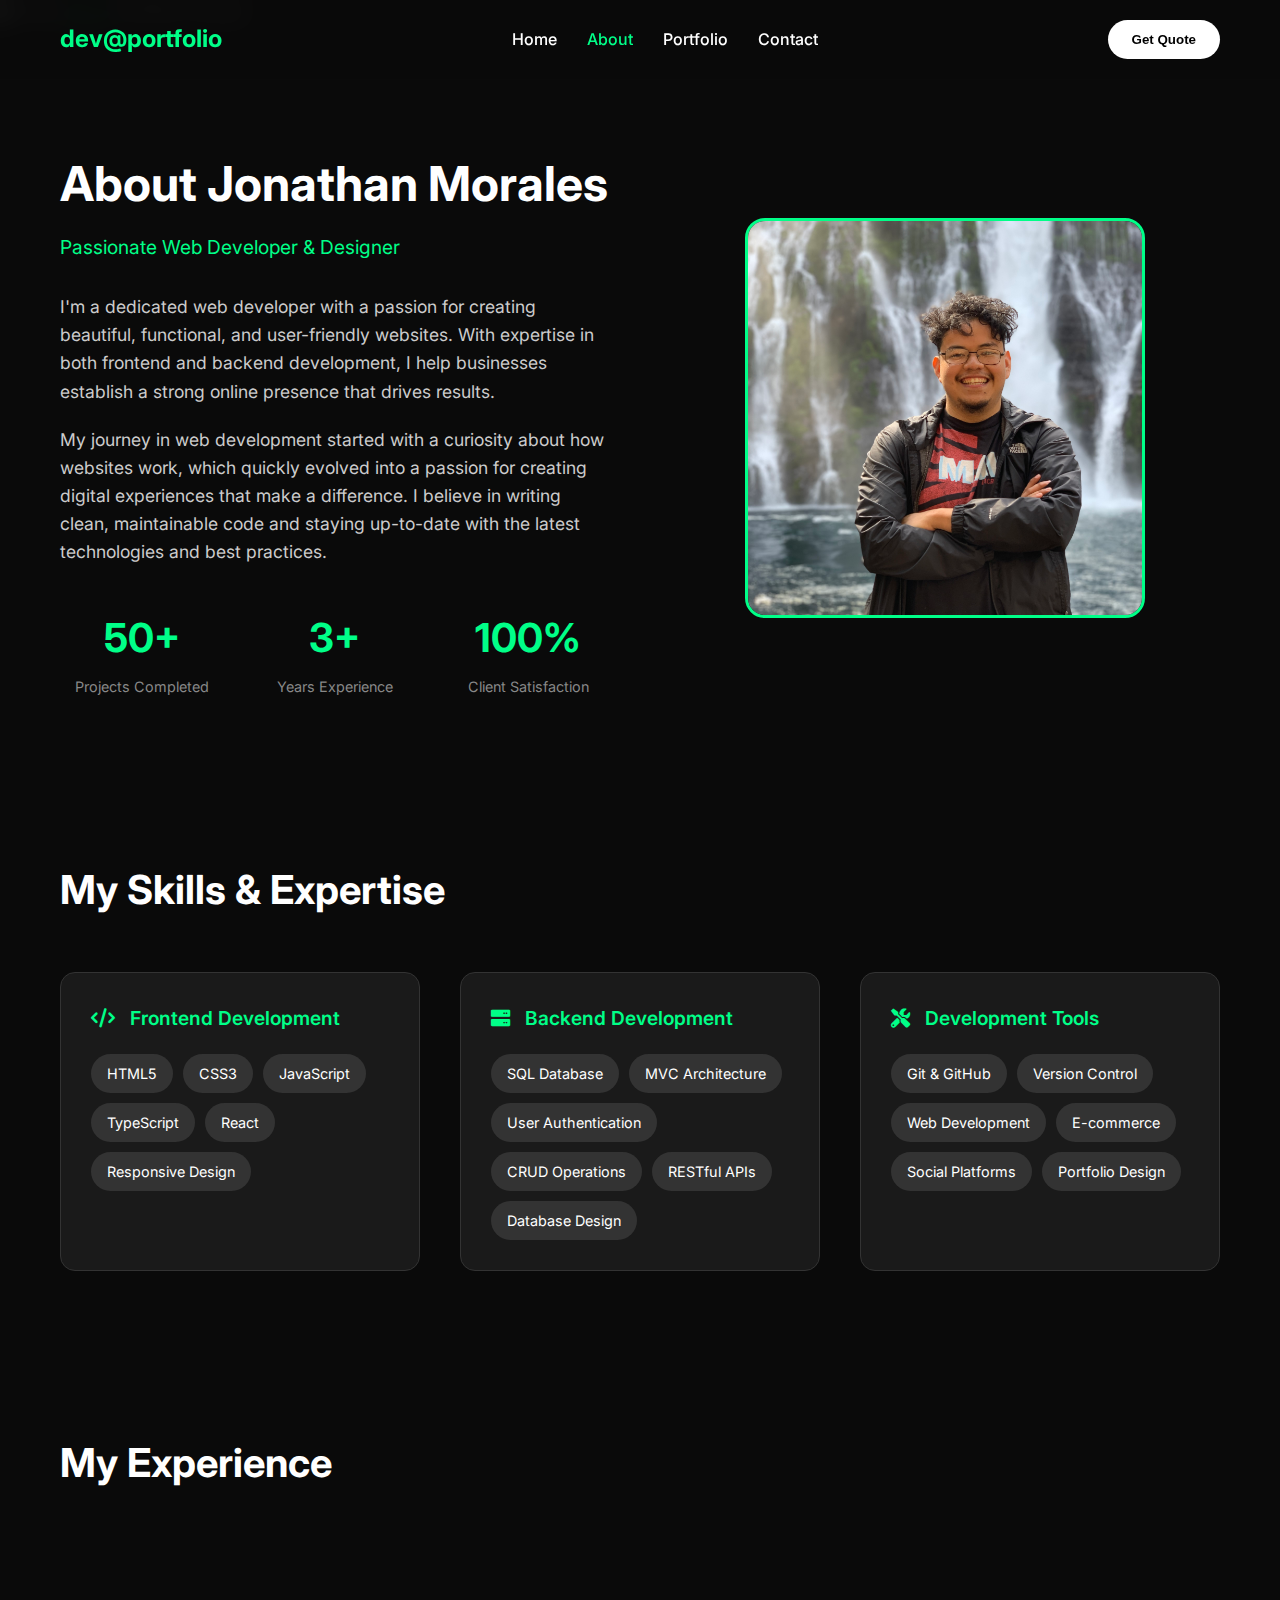
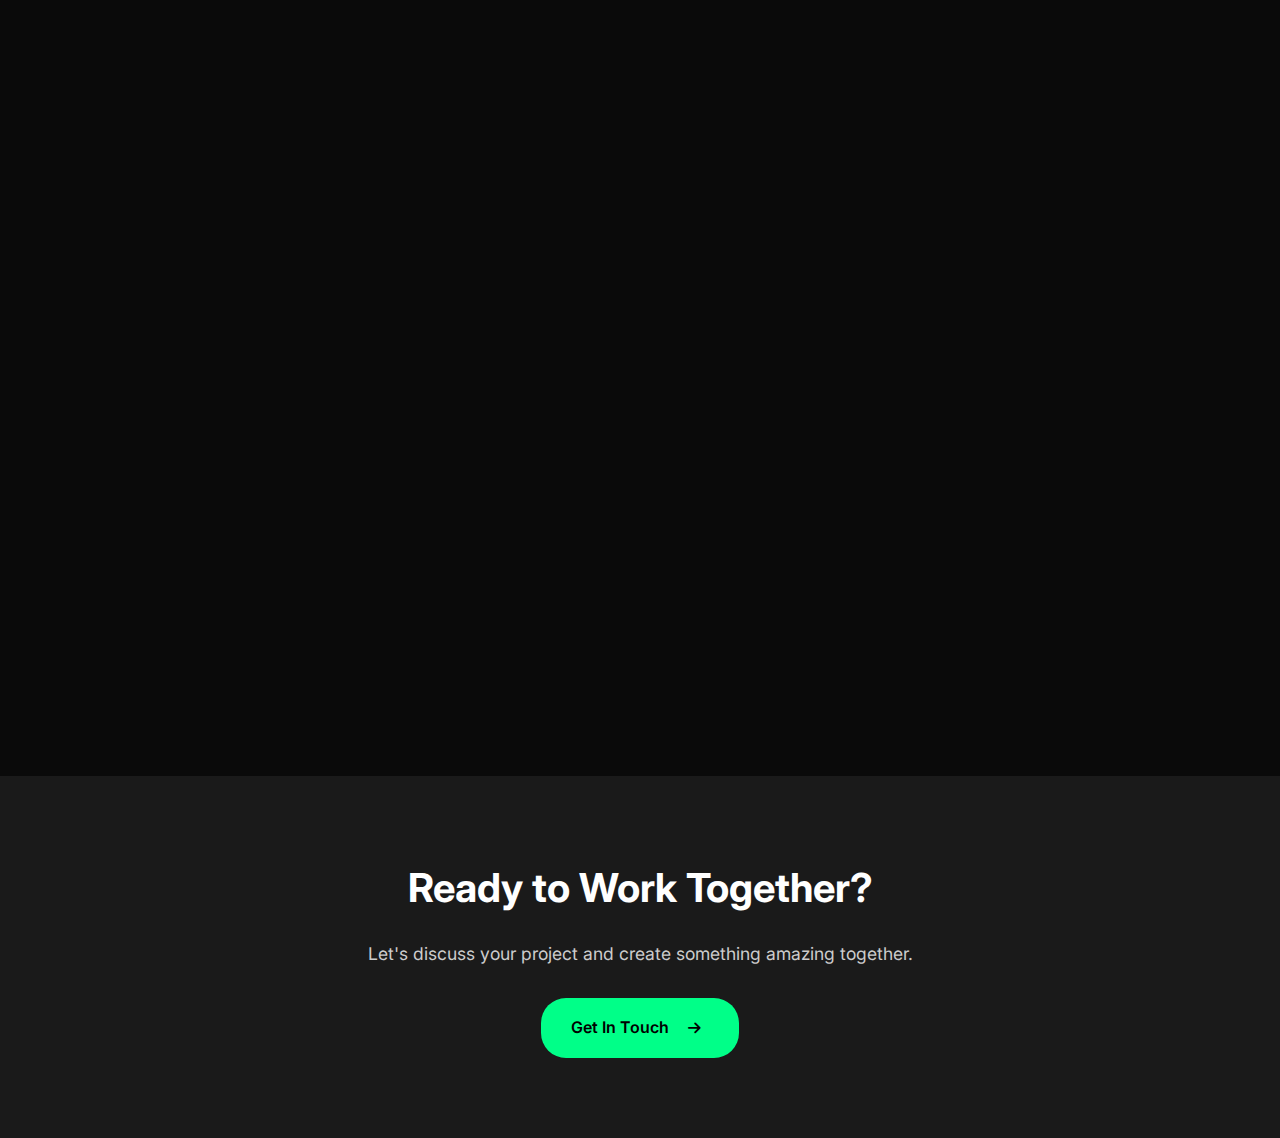
<file: about.html>
<!DOCTYPE html>
<html lang="en">
<head>
    <meta charset="UTF-8">
    <meta name="viewport" content="width=device-width, initial-scale=1.0">
    <title>About - Jonathan Morales</title>
    <link rel="stylesheet" href="styles.css?v=1754116430196">
    <link href="https://fonts.googleapis.com/css2?family=Inter:wght@300;400;500;600;700&display=swap" rel="stylesheet">
    <link rel="stylesheet" href="https://cdnjs.cloudflare.com/ajax/libs/font-awesome/6.0.0/css/all.min.css">
</head>
<body>
    <!-- Header/Navigation -->
    <header class="header">
        <div class="container">
            <div class="nav">
                <div class="logo">
                    <span class="logo-text">dev@portfolio</span>
                </div>
                <nav class="nav-links">
                    <a href="index.html" class="nav-link">Home</a>
                    <a href="about.html" class="nav-link active">About</a>
                    <a href="portfolio.html" class="nav-link">Portfolio</a>
                    <a href="contact.html" class="nav-link">Contact</a>
                </nav>
                <button class="mobile-menu-toggle">
                    <i class="fas fa-bars"></i>
                </button>
                <button class="sign-in-btn">Get Quote</button>
            </div>
        </div>
    </header>

    <!-- Mobile Menu -->
    <div class="mobile-menu">
        <button class="mobile-menu-close">
            <i class="fas fa-times"></i>
        </button>
        <a href="index.html" class="nav-link">Home</a>
        <a href="about.html" class="nav-link active">About</a>
        <a href="portfolio.html" class="nav-link">Portfolio</a>
        <a href="contact.html" class="nav-link">Contact</a>
    </div>

    <!-- About Hero Section -->
    <section class="about-hero">
        <div class="container">
            <div class="about-content">
                <div class="about-text">
                    <h1 class="about-title">About Jonathan Morales</h1>
                    <p class="about-subtitle">Passionate Web Developer & Designer</p>
                    
                    <div class="about-description">
                        <p>I'm a dedicated web developer with a passion for creating beautiful, functional, and user-friendly websites. With expertise in both frontend and backend development, I help businesses establish a strong online presence that drives results.</p>
                        
                        <p>My journey in web development started with a curiosity about how websites work, which quickly evolved into a passion for creating digital experiences that make a difference. I believe in writing clean, maintainable code and staying up-to-date with the latest technologies and best practices.</p>
                    </div>

                    <div class="about-stats">
                        <div class="stat-item">
                            <h3>50+</h3>
                            <p>Projects Completed</p>
                        </div>
                        <div class="stat-item">
                            <h3>3+</h3>
                            <p>Years Experience</p>
                        </div>
                        <div class="stat-item">
                            <h3>100%</h3>
                            <p>Client Satisfaction</p>
                        </div>
                    </div>
                </div>
                
                <div class="about-image">
                    <img src="IMG_1126.jpg" alt="Jonathan Morales">
                </div>
            </div>
        </div>
    </section>

    <!-- Skills Section -->
    <section class="skills-section">
        <div class="container">
            <h2 class="section-title">My Skills & Expertise</h2>
            
            <div class="skills-grid">
                <div class="skill-category">
                    <h3><i class="fas fa-code"></i> Frontend Development</h3>
                    <div class="skill-items">
                        <span class="skill-item">HTML5</span>
                        <span class="skill-item">CSS3</span>
                        <span class="skill-item">JavaScript</span>
                        <span class="skill-item">TypeScript</span>
                        <span class="skill-item">React</span>
                        <span class="skill-item">Responsive Design</span>
                    </div>
                </div>
                
                <div class="skill-category">
                    <h3><i class="fas fa-server"></i> Backend Development</h3>
                    <div class="skill-items">
                        <span class="skill-item">SQL Database</span>
                        <span class="skill-item">MVC Architecture</span>
                        <span class="skill-item">User Authentication</span>
                        <span class="skill-item">CRUD Operations</span>
                        <span class="skill-item">RESTful APIs</span>
                        <span class="skill-item">Database Design</span>
                    </div>
                </div>
                
                <div class="skill-category">
                    <h3><i class="fas fa-tools"></i> Development Tools</h3>
                    <div class="skill-items">
                        <span class="skill-item">Git & GitHub</span>
                        <span class="skill-item">Version Control</span>
                        <span class="skill-item">Web Development</span>
                        <span class="skill-item">E-commerce</span>
                        <span class="skill-item">Social Platforms</span>
                        <span class="skill-item">Portfolio Design</span>
                    </div>
                </div>
            </div>
        </div>
    </section>

    <!-- Experience Section -->
    <section class="experience-section">
        <div class="container">
            <h2 class="section-title">My Experience</h2>
            
            <div class="timeline">
                <div class="timeline-item">
                    <div class="timeline-content">
                        <h3>Full-Stack Social Media Platform</h3>
                        <p class="company">Tweet Feed App</p>
                        <p class="period">2024</p>
                        <p>Developed a complete social media platform with user authentication, real-time posts, and CRUD operations. Built with JavaScript and SQL database, featuring scalable user management and modern web architecture.</p>
                    </div>
                </div>
                
                <div class="timeline-item">
                    <div class="timeline-content">
                        <h3>Comprehensive Church Website</h3>
                        <p class="company">Obra De Adulam</p>
                        <p class="period">2024</p>
                        <p>Developed a complete church website featuring event management, sermon archives, and community engagement tools. Designed with modern web technologies to connect congregations and enhance digital ministry outreach.</p>
                    </div>
                </div>
                
                <div class="timeline-item">
                    <div class="timeline-content">
                        <h3>Collaborative Backend Development</h3>
                        <p class="company">Team Apex Legends Backend</p>
                        <p class="period">2024</p>
                        <p>Contributed to a collaborative backend development project for a gaming platform, working with TypeScript and modern web technologies. Participated in API development and database architecture in a team environment.</p>
                    </div>
                </div>
            </div>
        </div>
    </section>

    <!-- CTA Section -->
    <section class="cta-section">
        <div class="container">
            <div class="cta-content">
                <h2>Ready to Work Together?</h2>
                <p>Let's discuss your project and create something amazing together.</p>
                <a href="contact.html" class="cta-btn">
                    <span>Get In Touch</span>
                    <div class="btn-arrow">
                        <i class="fas fa-arrow-right"></i>
                    </div>
                </a>
            </div>
        </div>
    </section>

    <script src="script.js?v=1754116430196"></script>
</body>
</html>
</file>
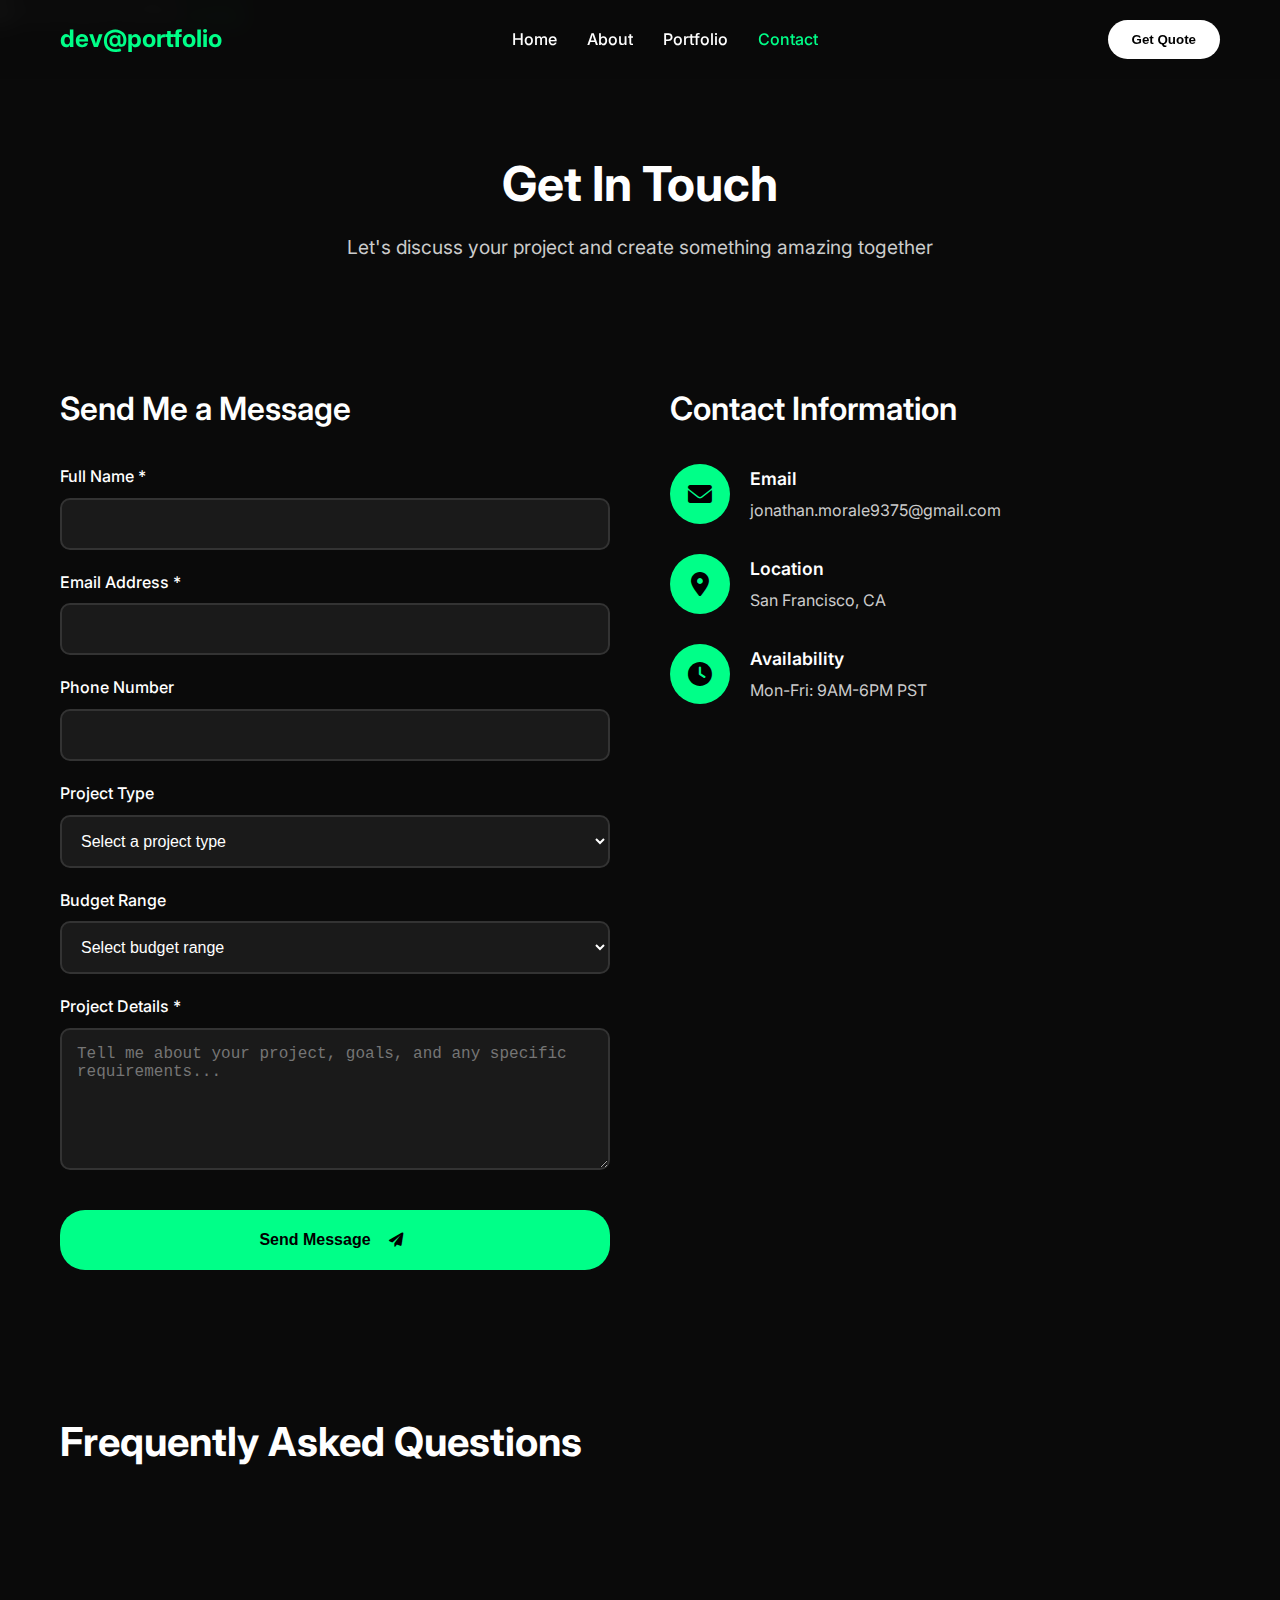
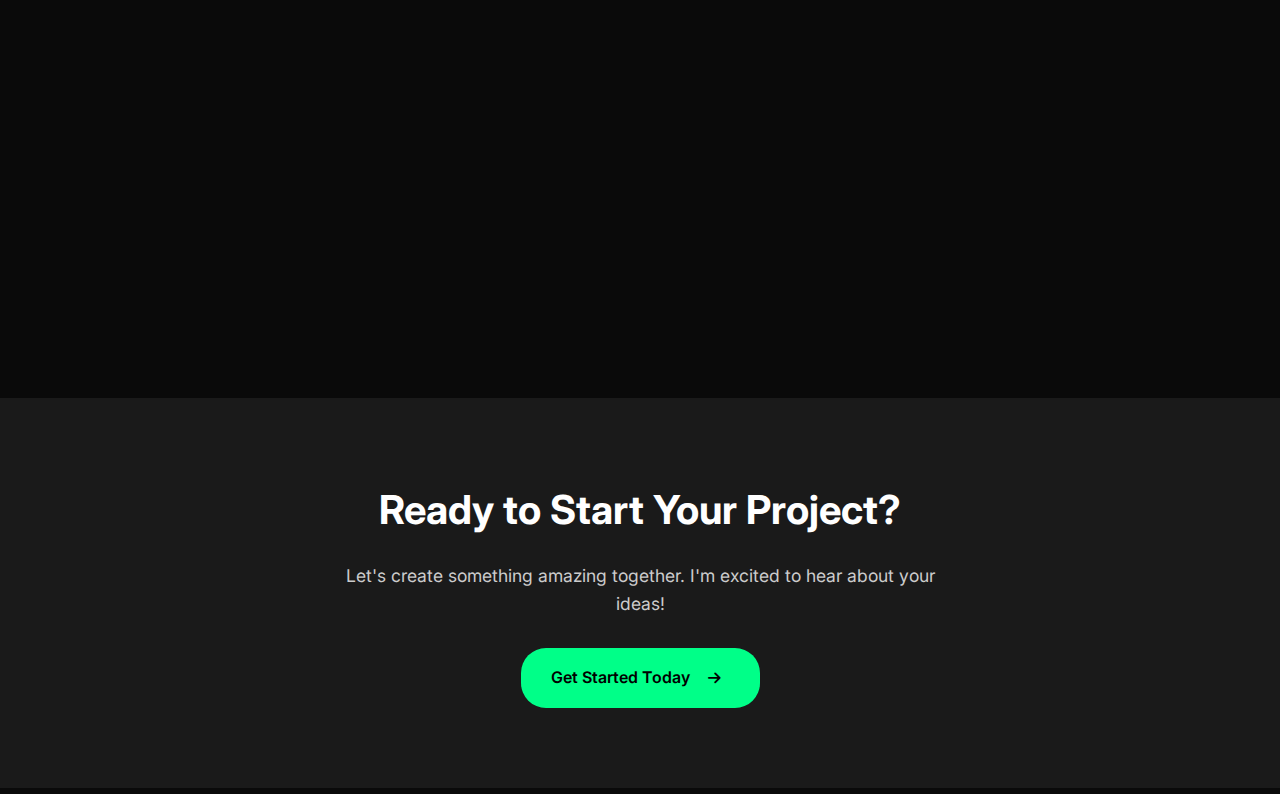
<file: contact.html>
<!DOCTYPE html>
<html lang="en">
<head>
    <meta charset="UTF-8">
    <meta name="viewport" content="width=device-width, initial-scale=1.0">
    <title>Contact - Jonathan Morales</title>
    <link rel="stylesheet" href="styles.css?v=1754116430196">
    <link href="https://fonts.googleapis.com/css2?family=Inter:wght@300;400;500;600;700&display=swap" rel="stylesheet">
    <link rel="stylesheet" href="https://cdnjs.cloudflare.com/ajax/libs/font-awesome/6.0.0/css/all.min.css">
</head>
<body>
    <!-- Header/Navigation -->
    <header class="header">
        <div class="container">
            <div class="nav">
                <div class="logo">
                    <span class="logo-text">dev@portfolio</span>
                </div>
                <nav class="nav-links">
                    <a href="index.html" class="nav-link">Home</a>
                    <a href="about.html" class="nav-link">About</a>
                    <a href="portfolio.html" class="nav-link">Portfolio</a>
                    <a href="contact.html" class="nav-link active">Contact</a>
                </nav>
                <button class="mobile-menu-toggle">
                    <i class="fas fa-bars"></i>
                </button>
                <button class="sign-in-btn">Get Quote</button>
            </div>
        </div>
    </header>

    <!-- Mobile Menu -->
    <div class="mobile-menu">
        <button class="mobile-menu-close">
            <i class="fas fa-times"></i>
        </button>
        <a href="index.html" class="nav-link">Home</a>
        <a href="about.html" class="nav-link">About</a>
        <a href="portfolio.html" class="nav-link">Portfolio</a>
        <a href="contact.html" class="nav-link active">Contact</a>
    </div>

    <!-- Contact Hero Section -->
    <section class="contact-hero">
        <div class="container">
            <div class="contact-header">
                <h1 class="contact-title">Get In Touch</h1>
                <p class="contact-subtitle">Let's discuss your project and create something amazing together</p>
            </div>
        </div>
    </section>

    <!-- Contact Content -->
    <section class="contact-content">
        <div class="container">
            <div class="contact-grid">
                <!-- Contact Form -->
                <div class="contact-form-section">
                    <h2>Send Me a Message</h2>
                    <form class="contact-form" id="contactForm" action="https://formspree.io/f/xpwljzkj" method="POST">
                        <div class="form-group">
                            <label for="name">Full Name *</label>
                            <input type="text" id="name" name="name" required>
                        </div>
                        
                        <div class="form-group">
                            <label for="email">Email Address *</label>
                            <input type="email" id="email" name="email" required>
                        </div>
                        
                        <div class="form-group">
                            <label for="phone">Phone Number</label>
                            <input type="tel" id="phone" name="phone">
                        </div>
                        
                        <div class="form-group">
                            <label for="project-type">Project Type</label>
                            <select id="project-type" name="project-type">
                                <option value="">Select a project type</option>
                                <option value="website">Website Development</option>
                                <option value="ecommerce">E-commerce Website</option>
                                <option value="webapp">Web Application</option>
                                <option value="design">UI/UX Design</option>
                                <option value="consultation">Consultation</option>
                                <option value="other">Other</option>
                            </select>
                        </div>
                        
                        <div class="form-group">
                            <label for="budget">Budget Range</label>
                            <select id="budget" name="budget">
                                <option value="">Select budget range</option>
                                <option value="350-1k">$350 - $1,000</option>
                                <option value="1k-3k">$1,000 - $3,000</option>
                                <option value="3k-5k">$3,000 - $5,000</option>
                                <option value="5k-10k">$5,000 - $10,000</option>
                                <option value="10k-25k">$10,000 - $25,000</option>
                                <option value="25k-plus">$25,000+</option>
                                <option value="discuss">Let's discuss</option>
                            </select>
                        </div>
                        
                        <div class="form-group">
                            <label for="message">Project Details *</label>
                            <textarea id="message" name="message" rows="6" placeholder="Tell me about your project, goals, and any specific requirements..." required></textarea>
                        </div>
                        
                        <button type="submit" class="submit-btn">
                            <span>Send Message</span>
                            <div class="btn-arrow">
                                <i class="fas fa-paper-plane"></i>
                            </div>
                        </button>
                    </form>
                </div>
                
                <!-- Contact Information -->
                <div class="contact-info-section">
                    <h2>Contact Information</h2>
                    
                    <div class="contact-info">
                        <div class="contact-item">
                            <div class="contact-icon">
                                <i class="fas fa-envelope"></i>
                            </div>
                            <div class="contact-details">
                                <h3>Email</h3>
                                <p>jonathan.morale9375@gmail.com</p>
                            </div>
                        </div>
                        

                        
                        <div class="contact-item">
                            <div class="contact-icon">
                                <i class="fas fa-map-marker-alt"></i>
                            </div>
                            <div class="contact-details">
                                <h3>Location</h3>
                                <p>San Francisco, CA</p>
                            </div>
                        </div>
                        
                        <div class="contact-item">
                            <div class="contact-icon">
                                <i class="fas fa-clock"></i>
                            </div>
                            <div class="contact-details">
                                <h3>Availability</h3>
                                <p>Mon-Fri: 9AM-6PM PST</p>
                            </div>
                        </div>
                    </div>
                    

                </div>
            </div>
        </div>
    </section>

    <!-- FAQ Section -->
    <section class="faq-section">
        <div class="container">
            <h2 class="section-title">Frequently Asked Questions</h2>
            
            <div class="faq-grid">
                <div class="faq-item">
                    <div class="faq-question">
                        <h3>What is your typical project timeline?</h3>
                        <i class="fas fa-chevron-down"></i>
                    </div>
                    <div class="faq-answer">
                        <p>Project timelines vary depending on complexity. A simple website typically takes 2-4 weeks, while complex applications can take 2-3 months. I'll provide a detailed timeline during our initial consultation.</p>
                    </div>
                </div>
                
                <div class="faq-item">
                    <div class="faq-question">
                        <h3>Do you provide ongoing maintenance?</h3>
                        <i class="fas fa-chevron-down"></i>
                    </div>
                    <div class="faq-answer">
                        <p>Yes, I offer ongoing maintenance packages that include updates, security patches, backups, and technical support. This ensures your website stays secure and up-to-date.</p>
                    </div>
                </div>
                
                <div class="faq-item">
                    <div class="faq-question">
                        <h3>What payment terms do you offer?</h3>
                        <i class="fas fa-chevron-down"></i>
                    </div>
                    <div class="faq-answer">
                        <p>I typically require a 50% deposit to begin work, with the remaining balance due upon project completion. For larger projects, I can arrange milestone-based payments.</p>
                    </div>
                </div>
                
                <div class="faq-item">
                    <div class="faq-question">
                        <h3>Do you work with clients internationally?</h3>
                        <i class="fas fa-chevron-down"></i>
                    </div>
                    <div class="faq-answer">
                        <p>Absolutely! I work with clients worldwide. I'm experienced in remote collaboration and can accommodate different time zones for meetings and communication.</p>
                    </div>
                </div>
            </div>
        </div>
    </section>

    <!-- CTA Section -->
    <section class="cta-section">
        <div class="container">
            <div class="cta-content">
                <h2>Ready to Start Your Project?</h2>
                <p>Let's create something amazing together. I'm excited to hear about your ideas!</p>
                <a href="#contactForm" class="cta-btn">
                    <span>Get Started Today</span>
                    <div class="btn-arrow">
                        <i class="fas fa-arrow-right"></i>
                    </div>
                </a>
            </div>
        </div>
    </section>

    <script src="script.js?v=1754116430196"></script>
</body>
</html>
</file>
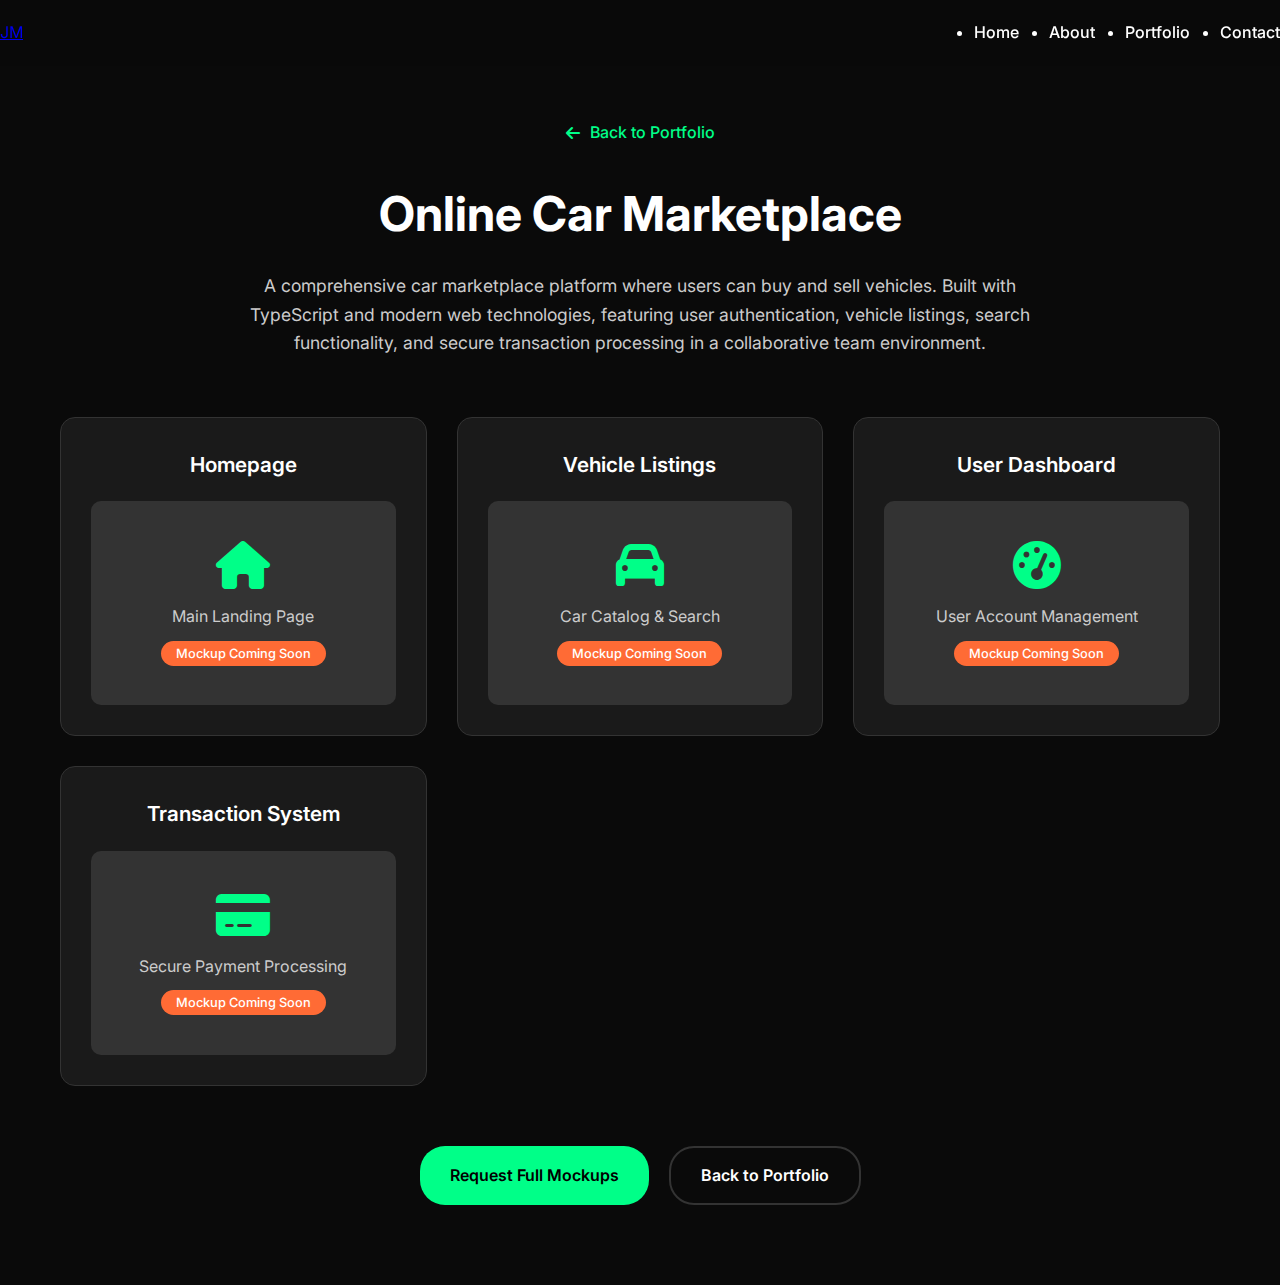
<file: mockup-car-marketplace.html>
<!DOCTYPE html>
<html lang="en">
<head>
    <meta charset="UTF-8">
    <meta name="viewport" content="width=device-width, initial-scale=1.0">
    <title>Online Car Marketplace - Mockups - Jonathan Morales</title>
    <link rel="stylesheet" href="styles.css?v=1754113945999">
    <link href="https://fonts.googleapis.com/css2?family=Inter:wght@300;400;500;600;700&display=swap" rel="stylesheet">
    <link rel="stylesheet" href="https://cdnjs.cloudflare.com/ajax/libs/font-awesome/6.0.0/css/all.min.css">
</head>
<body>
    <!-- Header -->
    <header class="header">
        <nav class="nav">
            <div class="nav-brand">
                <a href="index.html">JM</a>
            </div>
            <ul class="nav-links">
                <li><a href="index.html" class="nav-link">Home</a></li>
                <li><a href="about.html" class="nav-link">About</a></li>
                <li><a href="portfolio.html" class="nav-link">Portfolio</a></li>
                <li><a href="contact.html" class="nav-link">Contact</a></li>
            </ul>
        </nav>
    </header>

    <!-- Mockup Content -->
    <section class="mockup-content">
        <div class="container">
            <div class="mockup-header">
                <a href="portfolio.html" class="back-btn">
                    <i class="fas fa-arrow-left"></i>
                    Back to Portfolio
                </a>
                <h1>Online Car Marketplace</h1>
                <p class="project-description">A comprehensive car marketplace platform where users can buy and sell vehicles. Built with TypeScript and modern web technologies, featuring user authentication, vehicle listings, search functionality, and secure transaction processing in a collaborative team environment.</p>
            </div>
            
            <div class="mockup-gallery">
                <div class="mockup-item">
                    <h3>Homepage</h3>
                    <div class="mockup-placeholder">
                        <i class="fas fa-home"></i>
                        <p>Main Landing Page</p>
                        <span class="coming-soon">Mockup Coming Soon</span>
                    </div>
                </div>
                
                <div class="mockup-item">
                    <h3>Vehicle Listings</h3>
                    <div class="mockup-placeholder">
                        <i class="fas fa-car"></i>
                        <p>Car Catalog & Search</p>
                        <span class="coming-soon">Mockup Coming Soon</span>
                    </div>
                </div>
                
                <div class="mockup-item">
                    <h3>User Dashboard</h3>
                    <div class="mockup-placeholder">
                        <i class="fas fa-tachometer-alt"></i>
                        <p>User Account Management</p>
                        <span class="coming-soon">Mockup Coming Soon</span>
                    </div>
                </div>
                
                <div class="mockup-item">
                    <h3>Transaction System</h3>
                    <div class="mockup-placeholder">
                        <i class="fas fa-credit-card"></i>
                        <p>Secure Payment Processing</p>
                        <span class="coming-soon">Mockup Coming Soon</span>
                    </div>
                </div>
            </div>
            
            <div class="mockup-actions">
                <a href="contact.html" class="btn-primary">Request Full Mockups</a>
                <a href="portfolio.html" class="btn-secondary">Back to Portfolio</a>
            </div>
        </div>
    </section>

    <script src="script.js?v=1754113945999"></script>
</body>
</html>
</file>
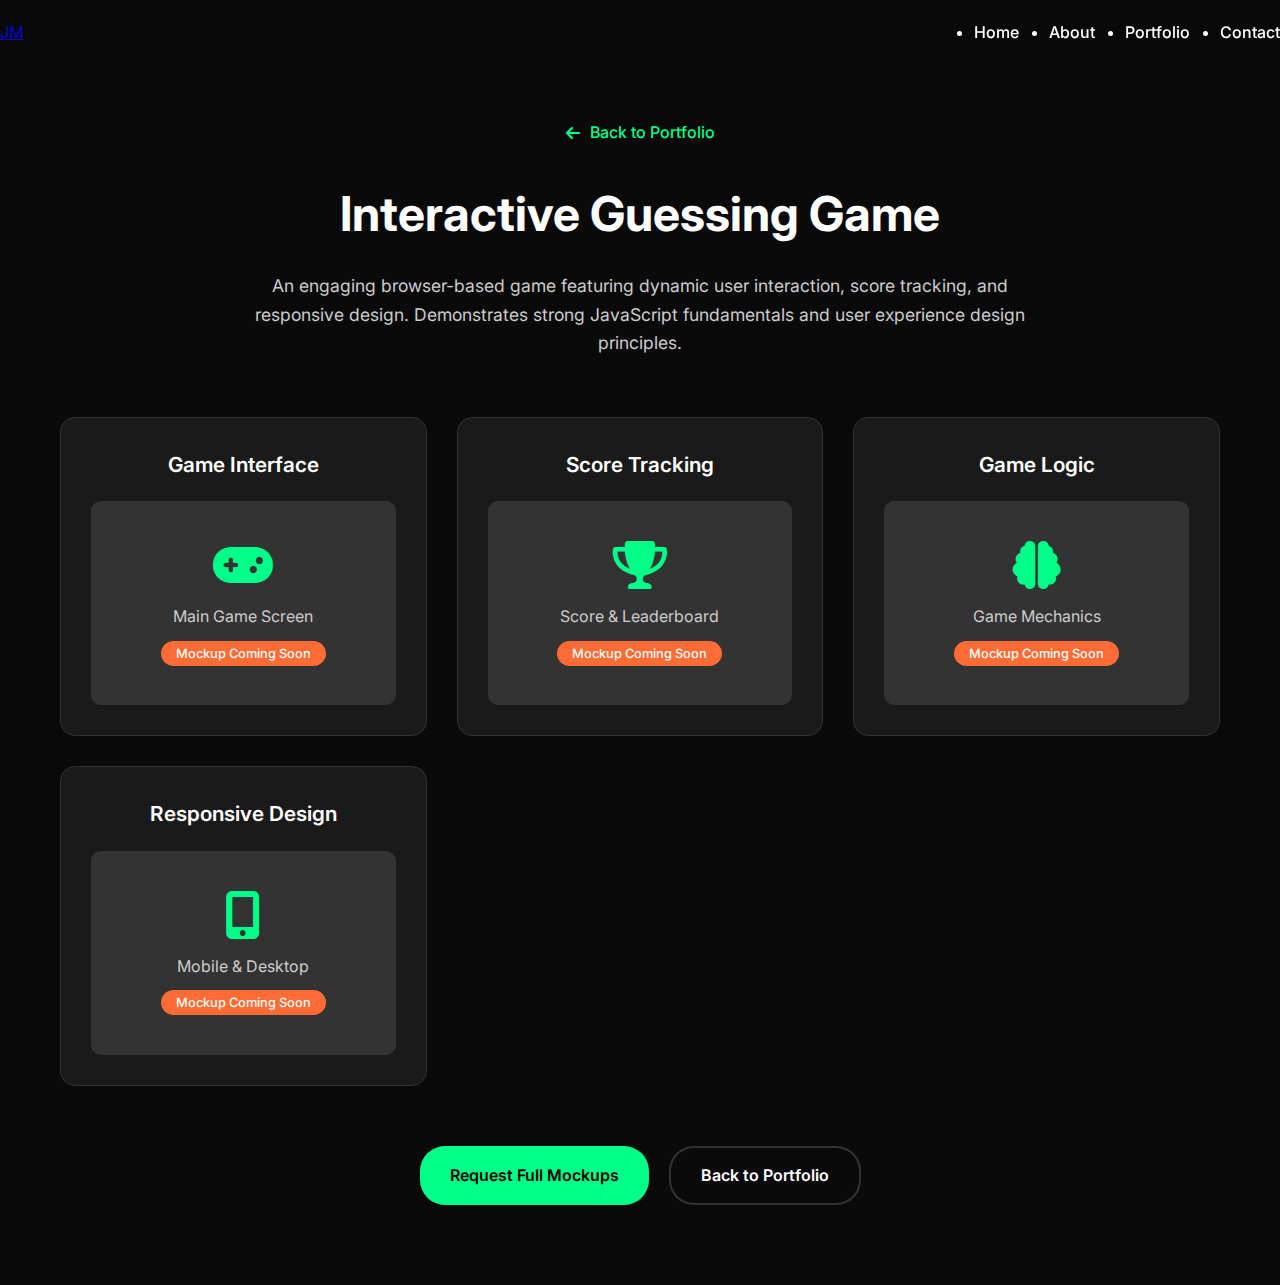
<file: mockup-guessing-game.html>
<!DOCTYPE html>
<html lang="en">
<head>
    <meta charset="UTF-8">
    <meta name="viewport" content="width=device-width, initial-scale=1.0">
    <title>Interactive Guessing Game - Mockups - Jonathan Morales</title>
    <link rel="stylesheet" href="styles.css?v=1754113945999">
    <link href="https://fonts.googleapis.com/css2?family=Inter:wght@300;400;500;600;700&display=swap" rel="stylesheet">
    <link rel="stylesheet" href="https://cdnjs.cloudflare.com/ajax/libs/font-awesome/6.0.0/css/all.min.css">
</head>
<body>
    <!-- Header -->
    <header class="header">
        <nav class="nav">
            <div class="nav-brand">
                <a href="index.html">JM</a>
            </div>
            <ul class="nav-links">
                <li><a href="index.html" class="nav-link">Home</a></li>
                <li><a href="about.html" class="nav-link">About</a></li>
                <li><a href="portfolio.html" class="nav-link">Portfolio</a></li>
                <li><a href="contact.html" class="nav-link">Contact</a></li>
            </ul>
        </nav>
    </header>

    <!-- Mockup Content -->
    <section class="mockup-content">
        <div class="container">
            <div class="mockup-header">
                <a href="portfolio.html" class="back-btn">
                    <i class="fas fa-arrow-left"></i>
                    Back to Portfolio
                </a>
                <h1>Interactive Guessing Game</h1>
                <p class="project-description">An engaging browser-based game featuring dynamic user interaction, score tracking, and responsive design. Demonstrates strong JavaScript fundamentals and user experience design principles.</p>
            </div>
            
            <div class="mockup-gallery">
                <div class="mockup-item">
                    <h3>Game Interface</h3>
                    <div class="mockup-placeholder">
                        <i class="fas fa-gamepad"></i>
                        <p>Main Game Screen</p>
                        <span class="coming-soon">Mockup Coming Soon</span>
                    </div>
                </div>
                
                <div class="mockup-item">
                    <h3>Score Tracking</h3>
                    <div class="mockup-placeholder">
                        <i class="fas fa-trophy"></i>
                        <p>Score & Leaderboard</p>
                        <span class="coming-soon">Mockup Coming Soon</span>
                    </div>
                </div>
                
                <div class="mockup-item">
                    <h3>Game Logic</h3>
                    <div class="mockup-placeholder">
                        <i class="fas fa-brain"></i>
                        <p>Game Mechanics</p>
                        <span class="coming-soon">Mockup Coming Soon</span>
                    </div>
                </div>
                
                <div class="mockup-item">
                    <h3>Responsive Design</h3>
                    <div class="mockup-placeholder">
                        <i class="fas fa-mobile-alt"></i>
                        <p>Mobile & Desktop</p>
                        <span class="coming-soon">Mockup Coming Soon</span>
                    </div>
                </div>
            </div>
            
            <div class="mockup-actions">
                <a href="contact.html" class="btn-primary">Request Full Mockups</a>
                <a href="portfolio.html" class="btn-secondary">Back to Portfolio</a>
            </div>
        </div>
    </section>

    <script src="script.js?v=1754113945999"></script>
</body>
</html>
</file>
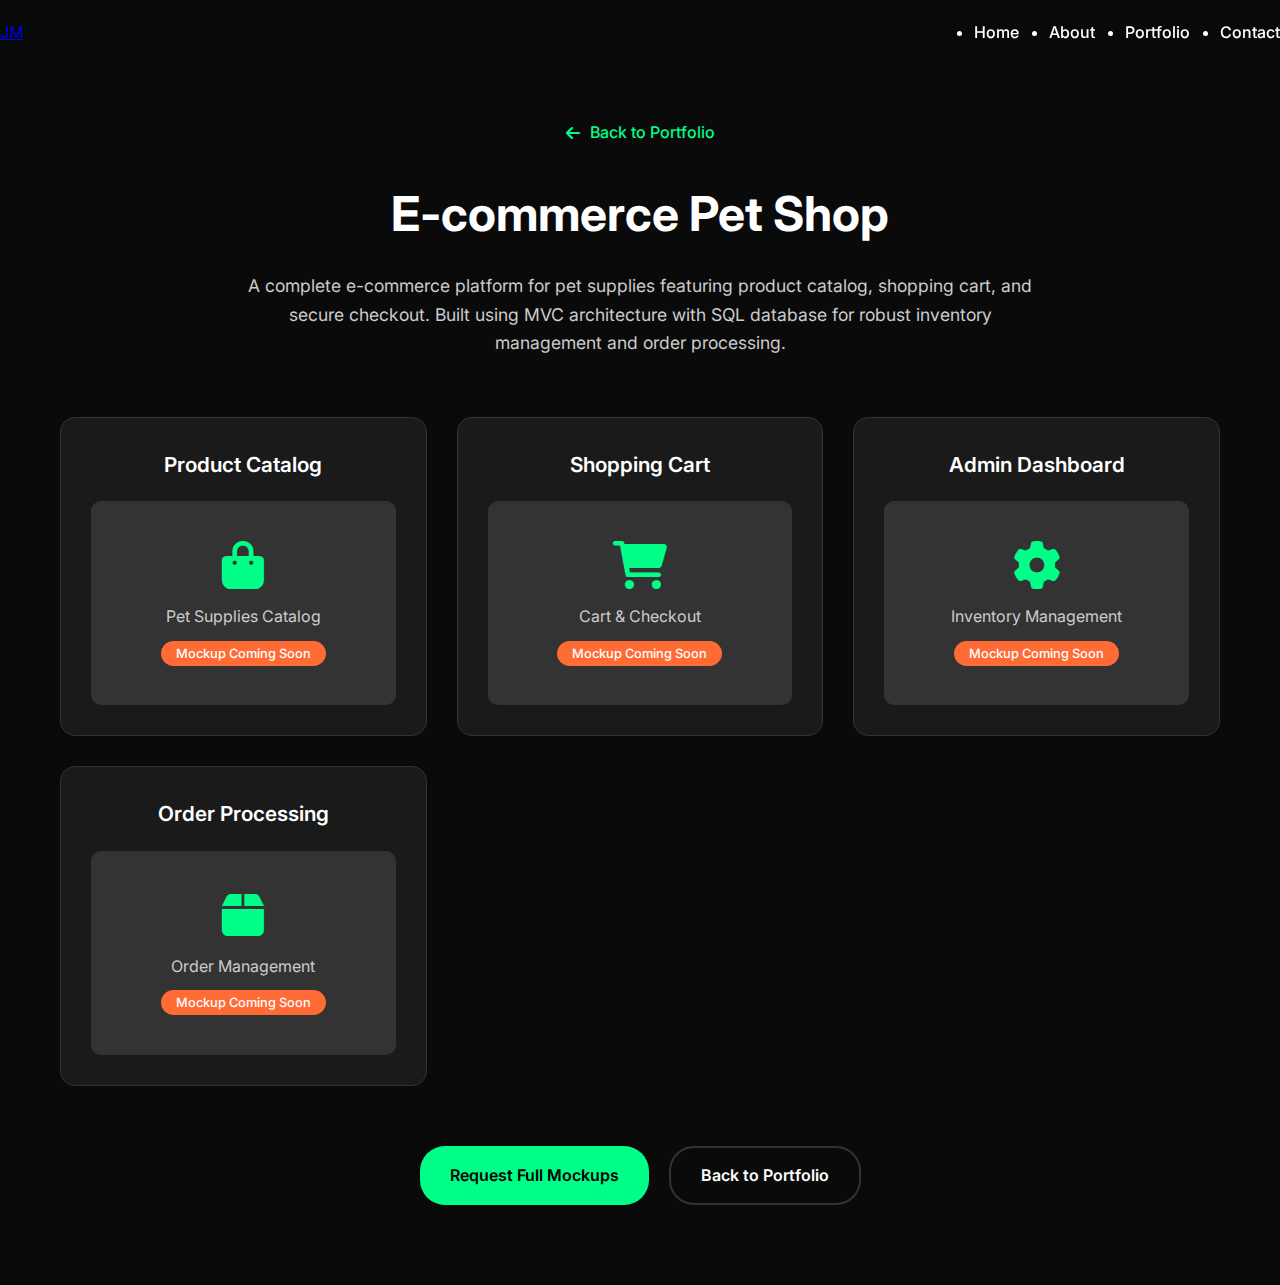
<file: mockup-pet-shop.html>
<!DOCTYPE html>
<html lang="en">
<head>
    <meta charset="UTF-8">
    <meta name="viewport" content="width=device-width, initial-scale=1.0">
    <title>E-commerce Pet Shop - Mockups - Jonathan Morales</title>
    <link rel="stylesheet" href="styles.css?v=1754113945999">
    <link href="https://fonts.googleapis.com/css2?family=Inter:wght@300;400;500;600;700&display=swap" rel="stylesheet">
    <link rel="stylesheet" href="https://cdnjs.cloudflare.com/ajax/libs/font-awesome/6.0.0/css/all.min.css">
</head>
<body>
    <!-- Header -->
    <header class="header">
        <nav class="nav">
            <div class="nav-brand">
                <a href="index.html">JM</a>
            </div>
            <ul class="nav-links">
                <li><a href="index.html" class="nav-link">Home</a></li>
                <li><a href="about.html" class="nav-link">About</a></li>
                <li><a href="portfolio.html" class="nav-link">Portfolio</a></li>
                <li><a href="contact.html" class="nav-link">Contact</a></li>
            </ul>
        </nav>
    </header>

    <!-- Mockup Content -->
    <section class="mockup-content">
        <div class="container">
            <div class="mockup-header">
                <a href="portfolio.html" class="back-btn">
                    <i class="fas fa-arrow-left"></i>
                    Back to Portfolio
                </a>
                <h1>E-commerce Pet Shop</h1>
                <p class="project-description">A complete e-commerce platform for pet supplies featuring product catalog, shopping cart, and secure checkout. Built using MVC architecture with SQL database for robust inventory management and order processing.</p>
            </div>
            
            <div class="mockup-gallery">
                <div class="mockup-item">
                    <h3>Product Catalog</h3>
                    <div class="mockup-placeholder">
                        <i class="fas fa-shopping-bag"></i>
                        <p>Pet Supplies Catalog</p>
                        <span class="coming-soon">Mockup Coming Soon</span>
                    </div>
                </div>
                
                <div class="mockup-item">
                    <h3>Shopping Cart</h3>
                    <div class="mockup-placeholder">
                        <i class="fas fa-shopping-cart"></i>
                        <p>Cart & Checkout</p>
                        <span class="coming-soon">Mockup Coming Soon</span>
                    </div>
                </div>
                
                <div class="mockup-item">
                    <h3>Admin Dashboard</h3>
                    <div class="mockup-placeholder">
                        <i class="fas fa-cog"></i>
                        <p>Inventory Management</p>
                        <span class="coming-soon">Mockup Coming Soon</span>
                    </div>
                </div>
                
                <div class="mockup-item">
                    <h3>Order Processing</h3>
                    <div class="mockup-placeholder">
                        <i class="fas fa-box"></i>
                        <p>Order Management</p>
                        <span class="coming-soon">Mockup Coming Soon</span>
                    </div>
                </div>
            </div>
            
            <div class="mockup-actions">
                <a href="contact.html" class="btn-primary">Request Full Mockups</a>
                <a href="portfolio.html" class="btn-secondary">Back to Portfolio</a>
            </div>
        </div>
    </section>

    <script src="script.js?v=1754113945999"></script>
</body>
</html>
</file>
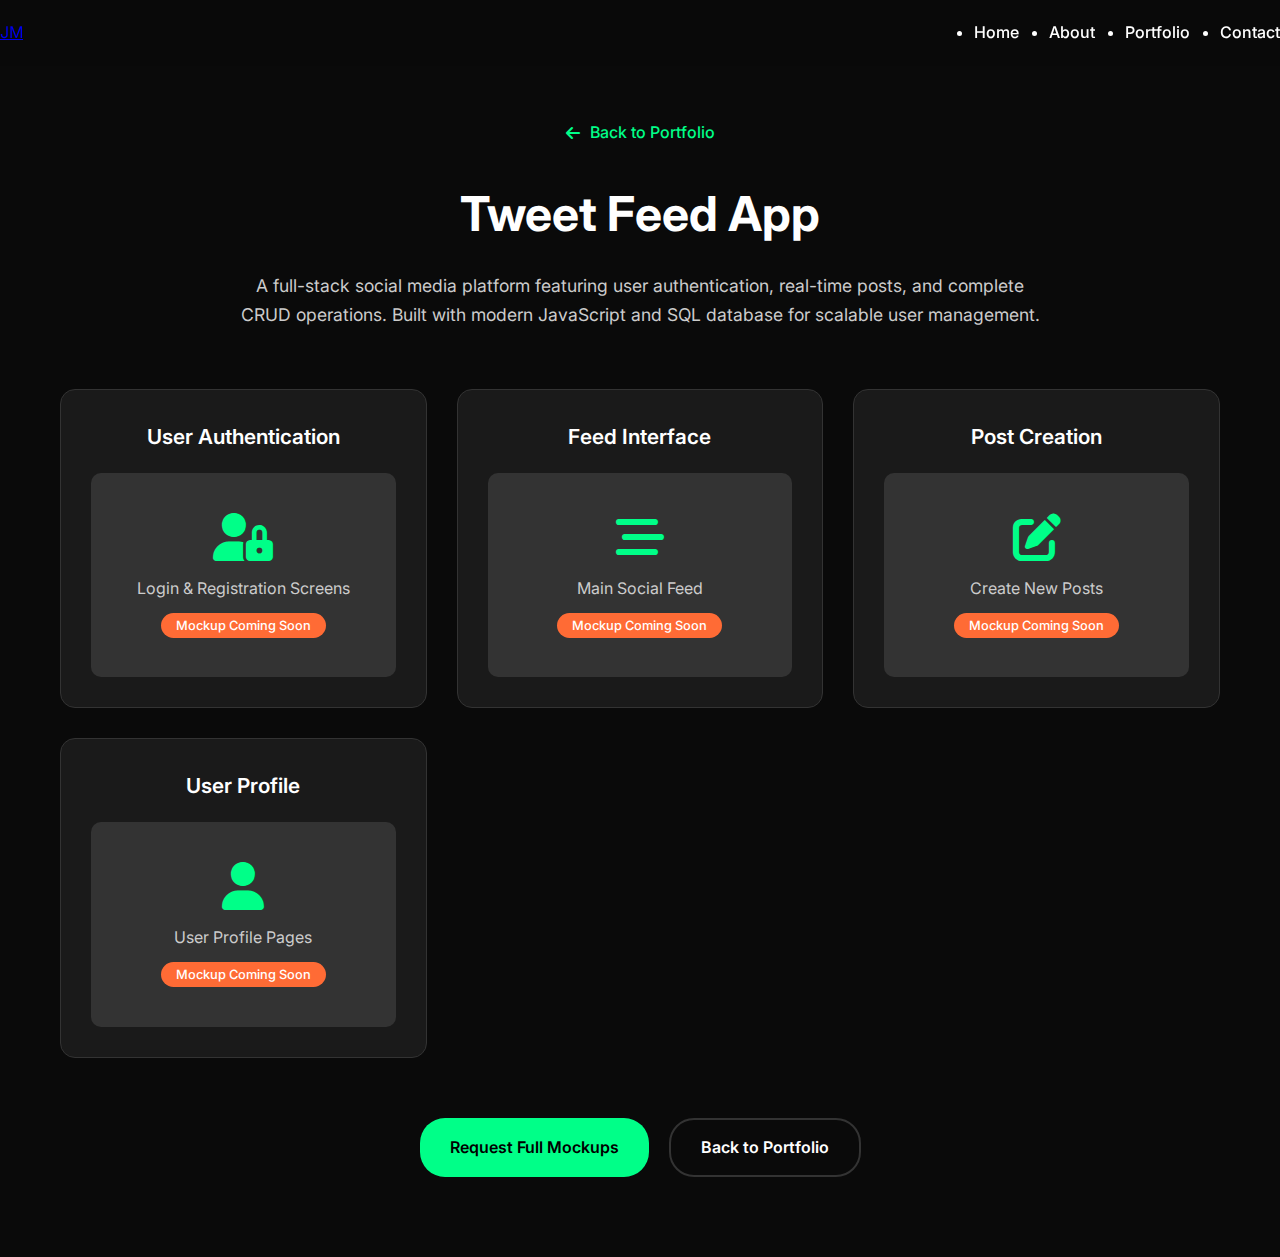
<file: mockup-tweet-feed.html>
<!DOCTYPE html>
<html lang="en">
<head>
    <meta charset="UTF-8">
    <meta name="viewport" content="width=device-width, initial-scale=1.0">
    <title>Tweet Feed App - Mockups - Jonathan Morales</title>
    <link rel="stylesheet" href="styles.css?v=1754113945999">
    <link href="https://fonts.googleapis.com/css2?family=Inter:wght@300;400;500;600;700&display=swap" rel="stylesheet">
    <link rel="stylesheet" href="https://cdnjs.cloudflare.com/ajax/libs/font-awesome/6.0.0/css/all.min.css">
</head>
<body>
    <!-- Header -->
    <header class="header">
        <nav class="nav">
            <div class="nav-brand">
                <a href="index.html">JM</a>
            </div>
            <ul class="nav-links">
                <li><a href="index.html" class="nav-link">Home</a></li>
                <li><a href="about.html" class="nav-link">About</a></li>
                <li><a href="portfolio.html" class="nav-link">Portfolio</a></li>
                <li><a href="contact.html" class="nav-link">Contact</a></li>
            </ul>
        </nav>
    </header>

    <!-- Mockup Content -->
    <section class="mockup-content">
        <div class="container">
            <div class="mockup-header">
                <a href="portfolio.html" class="back-btn">
                    <i class="fas fa-arrow-left"></i>
                    Back to Portfolio
                </a>
                <h1>Tweet Feed App</h1>
                <p class="project-description">A full-stack social media platform featuring user authentication, real-time posts, and complete CRUD operations. Built with modern JavaScript and SQL database for scalable user management.</p>
            </div>
            
            <div class="mockup-gallery">
                <div class="mockup-item">
                    <h3>User Authentication</h3>
                    <div class="mockup-placeholder">
                        <i class="fas fa-user-lock"></i>
                        <p>Login & Registration Screens</p>
                        <span class="coming-soon">Mockup Coming Soon</span>
                    </div>
                </div>
                
                <div class="mockup-item">
                    <h3>Feed Interface</h3>
                    <div class="mockup-placeholder">
                        <i class="fas fa-stream"></i>
                        <p>Main Social Feed</p>
                        <span class="coming-soon">Mockup Coming Soon</span>
                    </div>
                </div>
                
                <div class="mockup-item">
                    <h3>Post Creation</h3>
                    <div class="mockup-placeholder">
                        <i class="fas fa-edit"></i>
                        <p>Create New Posts</p>
                        <span class="coming-soon">Mockup Coming Soon</span>
                    </div>
                </div>
                
                <div class="mockup-item">
                    <h3>User Profile</h3>
                    <div class="mockup-placeholder">
                        <i class="fas fa-user"></i>
                        <p>User Profile Pages</p>
                        <span class="coming-soon">Mockup Coming Soon</span>
                    </div>
                </div>
            </div>
            
            <div class="mockup-actions">
                <a href="contact.html" class="btn-primary">Request Full Mockups</a>
                <a href="portfolio.html" class="btn-secondary">Back to Portfolio</a>
            </div>
        </div>
    </section>

    <script src="script.js?v=1754113945999"></script>
</body>
</html>
</file>
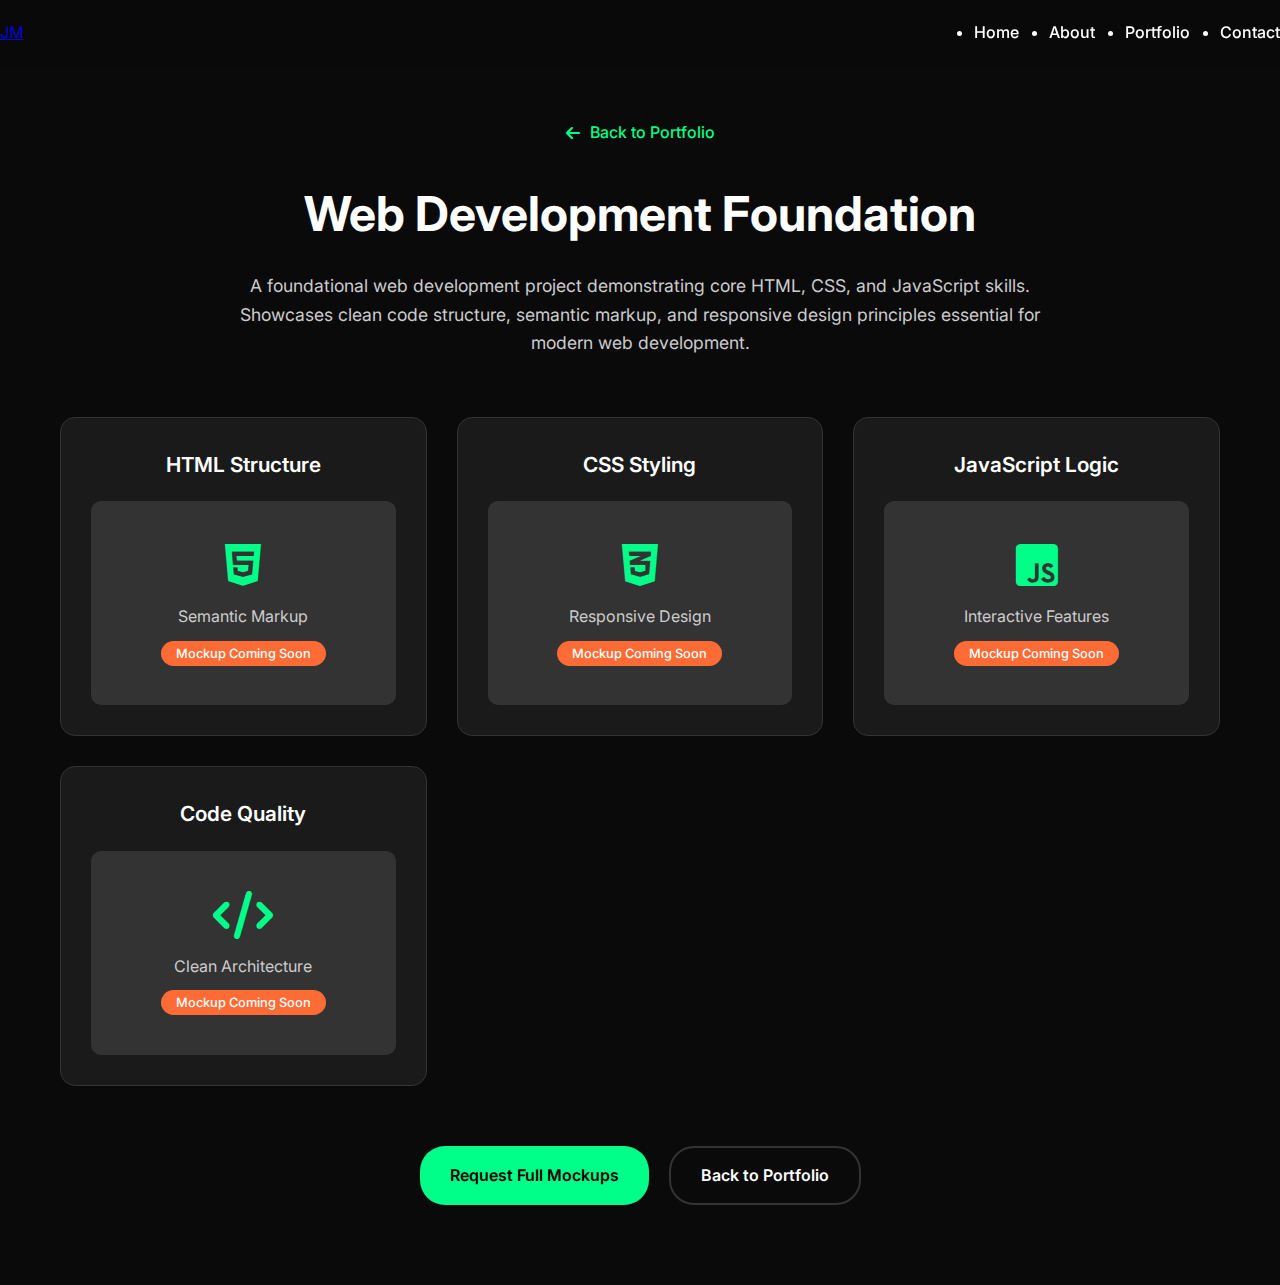
<file: mockup-web-foundation.html>
<!DOCTYPE html>
<html lang="en">
<head>
    <meta charset="UTF-8">
    <meta name="viewport" content="width=device-width, initial-scale=1.0">
    <title>Web Development Foundation - Mockups - Jonathan Morales</title>
    <link rel="stylesheet" href="styles.css?v=1754113945999">
    <link href="https://fonts.googleapis.com/css2?family=Inter:wght@300;400;500;600;700&display=swap" rel="stylesheet">
    <link rel="stylesheet" href="https://cdnjs.cloudflare.com/ajax/libs/font-awesome/6.0.0/css/all.min.css">
</head>
<body>
    <!-- Header -->
    <header class="header">
        <nav class="nav">
            <div class="nav-brand">
                <a href="index.html">JM</a>
            </div>
            <ul class="nav-links">
                <li><a href="index.html" class="nav-link">Home</a></li>
                <li><a href="about.html" class="nav-link">About</a></li>
                <li><a href="portfolio.html" class="nav-link">Portfolio</a></li>
                <li><a href="contact.html" class="nav-link">Contact</a></li>
            </ul>
        </nav>
    </header>

    <!-- Mockup Content -->
    <section class="mockup-content">
        <div class="container">
            <div class="mockup-header">
                <a href="portfolio.html" class="back-btn">
                    <i class="fas fa-arrow-left"></i>
                    Back to Portfolio
                </a>
                <h1>Web Development Foundation</h1>
                <p class="project-description">A foundational web development project demonstrating core HTML, CSS, and JavaScript skills. Showcases clean code structure, semantic markup, and responsive design principles essential for modern web development.</p>
            </div>
            
            <div class="mockup-gallery">
                <div class="mockup-item">
                    <h3>HTML Structure</h3>
                    <div class="mockup-placeholder">
                        <i class="fab fa-html5"></i>
                        <p>Semantic Markup</p>
                        <span class="coming-soon">Mockup Coming Soon</span>
                    </div>
                </div>
                
                <div class="mockup-item">
                    <h3>CSS Styling</h3>
                    <div class="mockup-placeholder">
                        <i class="fab fa-css3-alt"></i>
                        <p>Responsive Design</p>
                        <span class="coming-soon">Mockup Coming Soon</span>
                    </div>
                </div>
                
                <div class="mockup-item">
                    <h3>JavaScript Logic</h3>
                    <div class="mockup-placeholder">
                        <i class="fab fa-js-square"></i>
                        <p>Interactive Features</p>
                        <span class="coming-soon">Mockup Coming Soon</span>
                    </div>
                </div>
                
                <div class="mockup-item">
                    <h3>Code Quality</h3>
                    <div class="mockup-placeholder">
                        <i class="fas fa-code"></i>
                        <p>Clean Architecture</p>
                        <span class="coming-soon">Mockup Coming Soon</span>
                    </div>
                </div>
            </div>
            
            <div class="mockup-actions">
                <a href="contact.html" class="btn-primary">Request Full Mockups</a>
                <a href="portfolio.html" class="btn-secondary">Back to Portfolio</a>
            </div>
        </div>
    </section>

    <script src="script.js?v=1754113945999"></script>
</body>
</html>
</file>
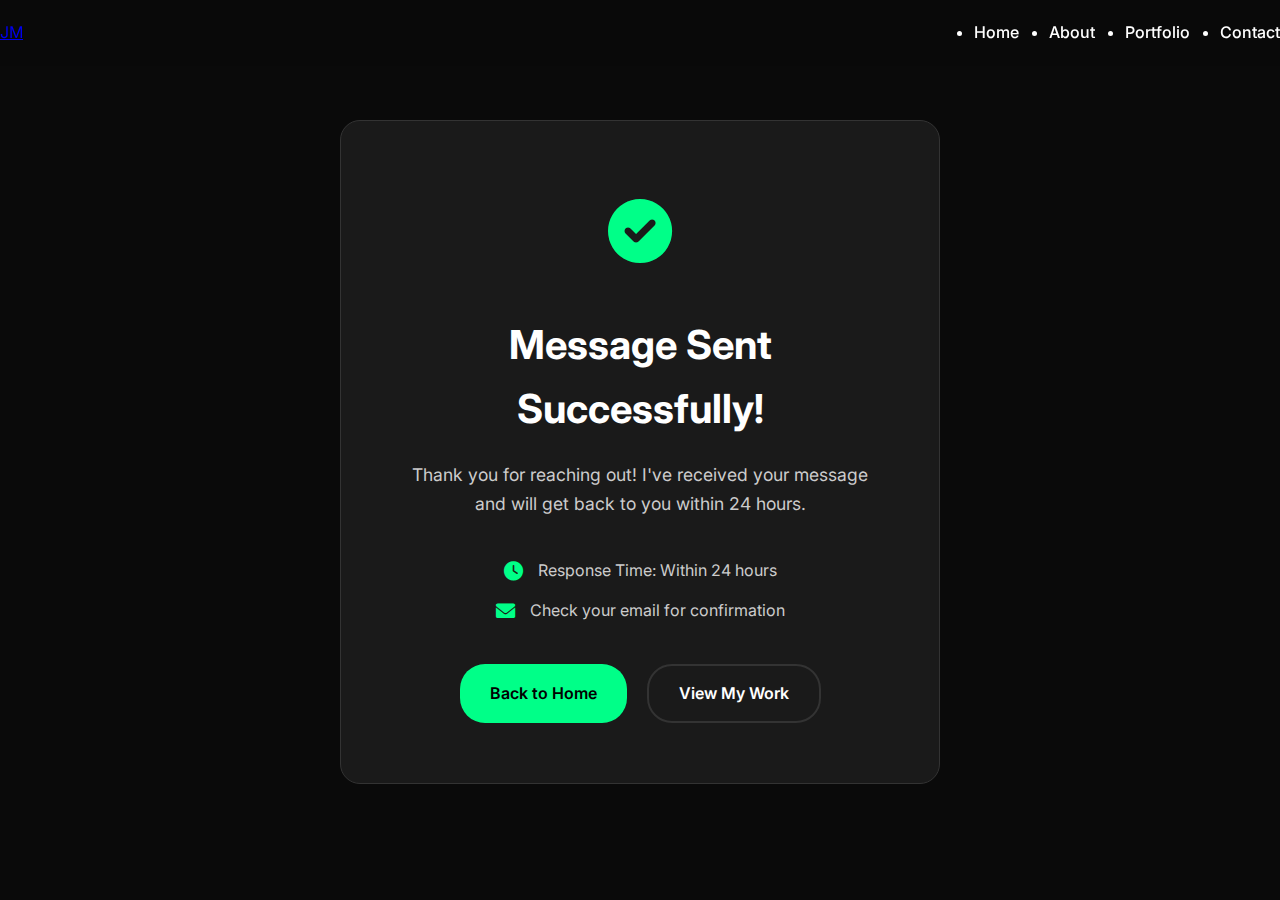
<file: success.html>
<!DOCTYPE html>
<html lang="en">
<head>
    <meta charset="UTF-8">
    <meta name="viewport" content="width=device-width, initial-scale=1.0">
    <title>Message Sent - Jonathan Morales</title>
    <link rel="stylesheet" href="styles.css?v=1754083342153">
    <link href="https://fonts.googleapis.com/css2?family=Inter:wght@300;400;500;600;700&display=swap" rel="stylesheet">
    <link rel="stylesheet" href="https://cdnjs.cloudflare.com/ajax/libs/font-awesome/6.0.0/css/all.min.css">
</head>
<body>
    <!-- Header -->
    <header class="header">
        <nav class="nav">
            <div class="nav-brand">
                <a href="index.html">JM</a>
            </div>
            <ul class="nav-links">
                <li><a href="index.html" class="nav-link">Home</a></li>
                <li><a href="about.html" class="nav-link">About</a></li>
                <li><a href="portfolio.html" class="nav-link">Portfolio</a></li>
                <li><a href="contact.html" class="nav-link">Contact</a></li>
            </ul>
        </nav>
    </header>

    <!-- Success Content -->
    <section class="success-content">
        <div class="container">
            <div class="success-card">
                <div class="success-icon">
                    <i class="fas fa-check-circle"></i>
                </div>
                <h1>Message Sent Successfully!</h1>
                <p>Thank you for reaching out! I've received your message and will get back to you within 24 hours.</p>
                <div class="success-details">
                    <div class="detail-item">
                        <i class="fas fa-clock"></i>
                        <span>Response Time: Within 24 hours</span>
                    </div>
                    <div class="detail-item">
                        <i class="fas fa-envelope"></i>
                        <span>Check your email for confirmation</span>
                    </div>
                </div>
                <div class="success-actions">
                    <a href="index.html" class="btn-primary">Back to Home</a>
                    <a href="portfolio.html" class="btn-secondary">View My Work</a>
                </div>
            </div>
        </div>
    </section>

    <script src="script.js?v=1754083342153"></script>
</body>
</html>
</file>
<file: styles.css>
/* Reset and Base Styles */
* {
    margin: 0;
    padding: 0;
    box-sizing: border-box;
}

body {
    font-family: 'Inter', sans-serif;
    background-color: #0a0a0a;
    color: #ffffff;
    line-height: 1.6;
    overflow-x: hidden;
}

.container {
    max-width: 1200px;
    margin: 0 auto;
    padding: 0 20px;
}

/* Header Styles */
.header {
    position: fixed;
    top: 0;
    left: 0;
    right: 0;
    background-color: rgba(10, 10, 10, 0.95);
    backdrop-filter: blur(10px);
    z-index: 1000;
    padding: 20px 0;
}

.nav {
    display: flex;
    justify-content: space-between;
    align-items: center;
}

.logo-text {
    font-size: 1.5rem;
    font-weight: 700;
    color: #00ff88;
    text-decoration: none;
}

.nav-links {
    display: flex;
    gap: 30px;
}

.nav-link {
    color: #ffffff;
    text-decoration: none;
    font-weight: 500;
    transition: color 0.3s ease;
    position: relative;
    overflow: hidden;
}

.nav-link::before {
    content: '';
    position: absolute;
    bottom: -2px;
    left: 0;
    width: 0;
    height: 2px;
    background-color: #00ff88;
    transition: width 0.3s ease;
}

.nav-link:hover::before,
.nav-link.active::before {
    width: 100%;
}

.nav-link:hover,
.nav-link.active {
    color: #00ff88;
}

.mobile-menu-toggle {
    display: none;
}

.sign-in-btn {
    background-color: #ffffff;
    color: #000000;
    border: none;
    padding: 12px 24px;
    border-radius: 25px;
    font-weight: 600;
    cursor: pointer;
    transition: all 0.3s ease;
}

.sign-in-btn:hover {
    background-color: #00ff88;
    transform: translateY(-2px);
}

/* Hero Section */
.hero {
    padding: 120px 0 80px;
    min-height: 100vh;
    display: flex;
    align-items: center;
}

.hero-content {
    display: grid;
    grid-template-columns: 1fr 2fr;
    gap: 60px;
    align-items: center;
}

/* Profile Card */
.profile-card {
    background-color: #ffffff;
    border-radius: 20px;
    padding: 30px;
    color: #000000;
    box-shadow: 0 20px 40px rgba(0, 255, 136, 0.1);
}

.profile-image {
    width: 100%;
    height: 300px;
    border-radius: 15px;
    overflow: hidden;
    margin-bottom: 20px;
}

.profile-image img {
    width: 100%;
    height: 100%;
    object-fit: cover;
}

.profile-name {
    font-size: 1.5rem;
    font-weight: 700;
    margin-bottom: 5px;
}

.profile-title {
    font-size: 0.9rem;
    color: #666;
    margin-bottom: 20px;
}

.decorative-element {
    position: relative;
    margin: 20px 0;
    text-align: center;
}

.dashed-line {
    width: 100%;
    height: 2px;
    border-top: 2px dashed #ff6b35;
    position: relative;
}

.decorative-element i {
    position: absolute;
    top: 50%;
    left: 50%;
    transform: translate(-50%, -50%);
    background-color: #ffffff;
    padding: 10px;
    border-radius: 50%;
    color: #ff6b35;
    font-size: 1.2rem;
}

.profile-bio {
    font-size: 0.9rem;
    line-height: 1.4;
    color: #333;
}

/* Hero Main Content */
.hero-heading {
    display: flex;
    align-items: center;
    gap: 20px;
    margin-bottom: 30px;
}

.main-title {
    font-size: 4rem;
    font-weight: 700;
    line-height: 1;
}



.title-line {
    display: block;
    color: #ffffff;
}

.title-line.secondary {
    color: #888;
}

/* Typing animation styles */
.typing-cursor {
    color: #00ff88;
    animation: blink 1s infinite;
    font-weight: 700;
}

@keyframes blink {
    0%, 50% { opacity: 1; }
    51%, 100% { opacity: 0; }
}



.hero-description {
    font-size: 1.1rem;
    color: #ccc;
    margin-bottom: 40px;
    max-width: 500px;
}

/* Engagement Section */
.engagement-section {
    display: flex;
    align-items: center;
    gap: 20px;
}

.creators {
    display: flex;
    align-items: center;
    gap: 15px;
}

.creator-avatars {
    display: flex;
    gap: -10px;
}

.creator-avatars img {
    width: 40px;
    height: 40px;
    border-radius: 50%;
    border: 2px solid #ffffff;
    object-fit: cover;
}

.creators-text {
    font-size: 0.9rem;
    color: #ccc;
}

.arrow-decoration {
    flex: 1;
    position: relative;
}

.dashed-arrow {
    width: 100%;
    height: 2px;
    border-top: 2px dashed #888;
    position: relative;
}

.dashed-arrow::after {
    content: '';
    position: absolute;
    right: 0;
    top: -4px;
    width: 0;
    height: 0;
    border-left: 8px solid #888;
    border-top: 4px solid transparent;
    border-bottom: 4px solid transparent;
}

.accent-icon {
    color: #00ff88;
    font-size: 2rem;
}

/* Services Section */
.services {
    padding: 80px 0;
}

.services-grid {
    display: grid;
    grid-template-columns: 1fr 1fr;
    gap: 30px;
}

.service-card {
    padding: 40px;
    border-radius: 20px;
    position: relative;
    overflow: hidden;
    transition: transform 0.3s ease;
}

.service-card:hover {
    transform: translateY(-5px);
}

.service-card.orange {
    background: linear-gradient(135deg, #ff6b35, #ff8c42);
}

.service-card.green {
    background: linear-gradient(135deg, #00ff88, #00cc6a);
    color: #000000;
}

.service-icon {
    font-size: 2.5rem;
    margin-bottom: 20px;
}

.service-text p {
    font-size: 0.9rem;
    font-weight: 600;
    line-height: 1.4;
    margin-bottom: 30px;
}

.service-arrow {
    position: absolute;
    bottom: 30px;
    right: 30px;
    width: 40px;
    height: 40px;
    border-radius: 50%;
    background-color: rgba(255, 255, 255, 0.2);
    display: flex;
    align-items: center;
    justify-content: center;
    font-size: 1.2rem;
}

.service-card.green .service-arrow {
    background-color: rgba(0, 0, 0, 0.2);
}

/* What I Do Section */
.what-i-do {
    padding: 80px 0;
}

.content-wrapper {
    display: grid;
    grid-template-columns: 1fr 1fr;
    gap: 60px;
    align-items: center;
}

.section-title {
    font-size: 2.5rem;
    font-weight: 700;
    margin-bottom: 20px;
    color: #ffffff;
}

.section-description {
    font-size: 1.1rem;
    color: #ccc;
    line-height: 1.6;
}

.skills-tags {
    display: flex;
    flex-wrap: wrap;
    gap: 15px;
}

.skill-tag {
    background-color: transparent;
    border: 2px solid #ffffff;
    color: #ffffff;
    padding: 10px 20px;
    border-radius: 25px;
    font-size: 0.9rem;
    font-weight: 500;
    transition: all 0.3s ease;
}

.skill-tag:hover {
    background-color: #00ff88;
    border-color: #00ff88;
    color: #000000;
}

/* Contact Section */
.contact-section {
    padding: 60px 0;
    text-align: center;
}

.contact-btn {
    background-color: #333;
    color: #ffffff;
    border: none;
    padding: 20px 40px;
    border-radius: 50px;
    font-size: 1.1rem;
    font-weight: 600;
    cursor: pointer;
    display: inline-flex;
    align-items: center;
    gap: 15px;
    transition: all 0.3s ease;
    text-decoration: none;
}

.contact-btn:hover {
    background-color: #00ff88;
    color: #000000;
    transform: translateY(-2px);
}

.btn-arrow {
    width: 30px;
    height: 30px;
    border-radius: 50%;
    background-color: #00ff88;
    display: flex;
    align-items: center;
    justify-content: center;
    color: #000000;
    font-size: 0.9rem;
}

.contact-btn:hover .btn-arrow {
    background-color: #000000;
    color: #00ff88;
}

/* About Page Styles */
.about-hero {
    padding: 120px 0 80px;
    min-height: 80vh;
    display: flex;
    align-items: center;
}

.about-content {
    display: grid;
    grid-template-columns: 1fr 1fr;
    gap: 60px;
    align-items: center;
}

.about-title {
    font-size: 3rem;
    font-weight: 700;
    margin-bottom: 10px;
    color: #ffffff;
}

.about-subtitle {
    font-size: 1.2rem;
    color: #00ff88;
    margin-bottom: 30px;
}

.about-description p {
    font-size: 1.1rem;
    color: #ccc;
    margin-bottom: 20px;
    line-height: 1.6;
}

.about-stats {
    display: grid;
    grid-template-columns: repeat(3, 1fr);
    gap: 30px;
    margin-top: 40px;
}

.stat-item {
    text-align: center;
}

.stat-item h3 {
    font-size: 2.5rem;
    font-weight: 700;
    color: #00ff88;
    margin-bottom: 5px;
}

.stat-item p {
    font-size: 0.9rem;
    color: #888;
}

.about-image {
    text-align: center;
}

.about-image img {
    width: 400px;
    height: 400px;
    border-radius: 20px;
    object-fit: cover;
    border: 3px solid #00ff88;
}

/* Skills Section */
.skills-section {
    padding: 80px 0;
}

.skills-grid {
    display: grid;
    grid-template-columns: repeat(3, 1fr);
    gap: 40px;
    margin-top: 50px;
}

.skill-category {
    background-color: #1a1a1a;
    padding: 30px;
    border-radius: 15px;
    border: 1px solid #333;
}

.skill-category h3 {
    font-size: 1.2rem;
    font-weight: 600;
    margin-bottom: 20px;
    color: #00ff88;
}

.skill-category h3 i {
    margin-right: 10px;
}

.skill-items {
    display: flex;
    flex-wrap: wrap;
    gap: 10px;
}

.skill-item {
    background-color: #333;
    color: #ffffff;
    padding: 8px 16px;
    border-radius: 20px;
    font-size: 0.9rem;
    transition: all 0.3s ease;
}

.skill-item:hover {
    background-color: #00ff88;
    color: #000000;
}

/* Experience Section */
.experience-section {
    padding: 80px 0;
}

.timeline {
    margin-top: 50px;
}

.timeline-item {
    position: relative;
    margin-bottom: 40px;
    padding-left: 30px;
}

.timeline-item::before {
    content: '';
    position: absolute;
    left: 0;
    top: 0;
    width: 2px;
    height: 100%;
    background-color: #00ff88;
}

.timeline-item::after {
    content: '';
    position: absolute;
    left: -4px;
    top: 0;
    width: 10px;
    height: 10px;
    background-color: #00ff88;
    border-radius: 50%;
}

.timeline-content {
    background-color: #1a1a1a;
    padding: 25px;
    border-radius: 15px;
    border: 1px solid #333;
}

.timeline-content h3 {
    font-size: 1.3rem;
    font-weight: 600;
    margin-bottom: 5px;
    color: #ffffff;
}

.company {
    font-size: 1rem;
    color: #00ff88;
    margin-bottom: 5px;
}

.period {
    font-size: 0.9rem;
    color: #888;
    margin-bottom: 15px;
}

.timeline-content p {
    color: #ccc;
    line-height: 1.6;
}

/* Portfolio Page Styles */
.portfolio-hero {
    padding: 120px 0 60px;
    text-align: center;
}

.portfolio-title {
    font-size: 3rem;
    font-weight: 700;
    margin-bottom: 10px;
    color: #ffffff;
}

.portfolio-subtitle {
    font-size: 1.2rem;
    color: #ccc;
    margin-bottom: 40px;
}

.portfolio-filters {
    display: flex;
    justify-content: center;
    gap: 20px;
    margin-bottom: 50px;
}

.filter-btn {
    background-color: transparent;
    color: #ffffff;
    border: 2px solid #333;
    padding: 12px 24px;
    border-radius: 25px;
    font-weight: 500;
    cursor: pointer;
    transition: all 0.3s ease;
}

.filter-btn:hover,
.filter-btn.active {
    background-color: #00ff88;
    border-color: #00ff88;
    color: #000000;
}

.portfolio-grid {
    padding: 60px 0;
}

.projects-grid {
    display: grid;
    grid-template-columns: repeat(auto-fit, minmax(350px, 1fr));
    gap: 40px;
}

.project-card {
    background-color: #1a1a1a;
    border-radius: 15px;
    overflow: hidden;
    border: 1px solid #333;
    transition: transform 0.3s ease;
}

.project-card:hover {
    transform: translateY(-10px);
}

.project-image {
    position: relative;
    height: 250px;
    overflow: hidden;
}

.project-image img {
    width: 100%;
    height: 100%;
    object-fit: cover;
    transition: transform 0.3s ease;
}

.project-card:hover .project-image img {
    transform: scale(1.1);
}

.project-overlay {
    position: absolute;
    top: 0;
    left: 0;
    right: 0;
    bottom: 0;
    background-color: rgba(0, 0, 0, 0.8);
    display: flex;
    align-items: center;
    justify-content: center;
    opacity: 0;
    transition: opacity 0.3s ease;
}

.project-card:hover .project-overlay {
    opacity: 1;
}

.project-links {
    display: flex;
    gap: 20px;
}

.project-link {
    width: 50px;
    height: 50px;
    background-color: #00ff88;
    color: #000000;
    border-radius: 50%;
    display: flex;
    align-items: center;
    justify-content: center;
    text-decoration: none;
    font-size: 1.2rem;
    transition: all 0.3s ease;
}

.project-link:hover {
    background-color: #ffffff;
    transform: scale(1.1);
}

.project-link.live-site {
    background-color: #00ff88;
    color: #000000;
}

.project-link.live-site:hover {
    background-color: #ffffff;
    color: #000000;
}

.project-link.mockup-btn {
    background-color: #ff6b35;
    color: #ffffff;
}

.project-link.mockup-btn:hover {
    background-color: #ffffff;
    color: #ff6b35;
}

.project-info {
    padding: 25px;
}

.project-info h3 {
    font-size: 1.3rem;
    font-weight: 600;
    margin-bottom: 10px;
    color: #ffffff;
}

.project-info p {
    color: #ccc;
    margin-bottom: 20px;
    line-height: 1.6;
}

.project-tech {
    display: flex;
    flex-wrap: wrap;
    gap: 10px;
}

.tech-tag {
    background-color: #333;
    color: #ffffff;
    padding: 5px 12px;
    border-radius: 15px;
    font-size: 0.8rem;
}

/* Testimonials Section */
.testimonials-section {
    padding: 80px 0;
}

.testimonials-grid {
    display: grid;
    grid-template-columns: repeat(auto-fit, minmax(300px, 1fr));
    gap: 30px;
    margin-top: 50px;
}

.testimonial-card {
    background-color: #1a1a1a;
    padding: 30px;
    border-radius: 15px;
    border: 1px solid #333;
}

.testimonial-content p {
    font-size: 1.1rem;
    color: #ccc;
    line-height: 1.6;
    margin-bottom: 20px;
    font-style: italic;
}

.testimonial-author {
    display: flex;
    align-items: center;
    gap: 15px;
}

.testimonial-author img {
    width: 50px;
    height: 50px;
    border-radius: 50%;
    object-fit: cover;
}

.author-info h4 {
    font-size: 1rem;
    font-weight: 600;
    color: #ffffff;
    margin-bottom: 2px;
}

.author-info p {
    font-size: 0.9rem;
    color: #888;
}

/* Contact Page Styles */
.contact-hero {
    padding: 120px 0 60px;
    text-align: center;
}

.contact-title {
    font-size: 3rem;
    font-weight: 700;
    margin-bottom: 10px;
    color: #ffffff;
}

.contact-subtitle {
    font-size: 1.2rem;
    color: #ccc;
}

.contact-content {
    padding: 60px 0;
}

.contact-grid {
    display: grid;
    grid-template-columns: 1fr 1fr;
    gap: 60px;
}

.contact-form-section h2,
.contact-info-section h2 {
    font-size: 2rem;
    font-weight: 600;
    margin-bottom: 30px;
    color: #ffffff;
}

.contact-form {
    display: flex;
    flex-direction: column;
    gap: 20px;
}

.form-group {
    display: flex;
    flex-direction: column;
    gap: 8px;
}

.form-group label {
    font-weight: 500;
    color: #ffffff;
}

.form-group input,
.form-group select,
.form-group textarea {
    padding: 15px;
    border: 2px solid #333;
    border-radius: 10px;
    background-color: #1a1a1a;
    color: #ffffff;
    font-size: 1rem;
    transition: border-color 0.3s ease;
}

.form-group input:focus,
.form-group select:focus,
.form-group textarea:focus {
    outline: none;
    border-color: #00ff88;
}

.form-group textarea {
    resize: vertical;
    min-height: 120px;
}

.submit-btn {
    background-color: #00ff88;
    color: #000000;
    border: none;
    padding: 15px 30px;
    border-radius: 25px;
    font-size: 1rem;
    font-weight: 600;
    cursor: pointer;
    display: flex;
    align-items: center;
    justify-content: center;
    gap: 10px;
    transition: all 0.3s ease;
    margin-top: 20px;
}

.submit-btn:hover {
    background-color: #ffffff;
    transform: translateY(-2px);
}

.contact-info {
    display: flex;
    flex-direction: column;
    gap: 30px;
}

.contact-item {
    display: flex;
    align-items: center;
    gap: 20px;
}

.contact-icon {
    width: 60px;
    height: 60px;
    background-color: #00ff88;
    border-radius: 50%;
    display: flex;
    align-items: center;
    justify-content: center;
    color: #000000;
    font-size: 1.5rem;
}

.contact-details h3 {
    font-size: 1.1rem;
    font-weight: 600;
    color: #ffffff;
    margin-bottom: 5px;
}

.contact-details p {
    color: #ccc;
}

.social-links {
    margin-top: 40px;
}

.social-links h3 {
    font-size: 1.2rem;
    font-weight: 600;
    margin-bottom: 20px;
    color: #ffffff;
}

.social-icons {
    display: flex;
    gap: 15px;
}

.social-link {
    width: 50px;
    height: 50px;
    background-color: #333;
    color: #ffffff;
    border-radius: 50%;
    display: flex;
    align-items: center;
    justify-content: center;
    text-decoration: none;
    font-size: 1.2rem;
    transition: all 0.3s ease;
}

.social-link:hover {
    background-color: #00ff88;
    color: #000000;
    transform: translateY(-2px);
}

/* FAQ Section */
.faq-section {
    padding: 80px 0;
}

.faq-grid {
    display: grid;
    grid-template-columns: repeat(auto-fit, minmax(400px, 1fr));
    gap: 30px;
    margin-top: 50px;
}

.faq-item {
    background-color: #1a1a1a;
    border-radius: 15px;
    border: 1px solid #333;
    overflow: hidden;
}

.faq-question {
    padding: 25px;
    display: flex;
    justify-content: space-between;
    align-items: center;
    cursor: pointer;
    transition: background-color 0.3s ease;
}

.faq-question:hover {
    background-color: #222;
}

.faq-question h3 {
    font-size: 1.1rem;
    font-weight: 600;
    color: #ffffff;
}

.faq-question i {
    color: #00ff88;
    transition: transform 0.3s ease;
}

.faq-item.active .faq-question i {
    transform: rotate(180deg);
}

.faq-answer {
    padding: 0 25px 25px;
    color: #ccc;
    line-height: 1.6;
}

/* CTA Section */
.cta-section {
    padding: 80px 0;
    text-align: center;
    background-color: #1a1a1a;
}

.cta-content h2 {
    font-size: 2.5rem;
    font-weight: 700;
    margin-bottom: 20px;
    color: #ffffff;
}

.cta-content p {
    font-size: 1.1rem;
    color: #ccc;
    margin-bottom: 30px;
    max-width: 600px;
    margin-left: auto;
    margin-right: auto;
}

.cta-btn {
    background-color: #00ff88;
    color: #000000;
    text-decoration: none;
    padding: 15px 30px;
    border-radius: 25px;
    font-size: 1rem;
    font-weight: 600;
    display: inline-flex;
    align-items: center;
    gap: 10px;
    transition: all 0.3s ease;
}

.cta-btn:hover {
    background-color: #ffffff;
    transform: translateY(-2px);
}

/* Responsive Design */
@media (max-width: 1024px) {
    .hero-content {
        grid-template-columns: 1fr;
        gap: 40px;
    }
    
    .main-title {
        font-size: 2.5rem;
    }
    
    .services-grid {
        grid-template-columns: 1fr;
    }
    
    .content-wrapper {
        grid-template-columns: 1fr;
        gap: 40px;
    }
    
    .nav-links {
        display: none;
    }
    
    .mobile-menu-toggle {
        display: block;
        background: none;
        border: none;
        color: #ffffff;
        font-size: 1.5rem;
        cursor: pointer;
        padding: 5px;
    }
    
    .mobile-menu {
        position: fixed;
        top: 0;
        left: 0;
        right: 0;
        bottom: 0;
        background-color: rgba(10, 10, 10, 0.98);
        backdrop-filter: blur(10px);
        z-index: 1001;
        display: flex;
        flex-direction: column;
        justify-content: center;
        align-items: center;
        gap: 30px;
        opacity: 0;
        visibility: hidden;
        transition: all 0.3s ease;
    }
    
    .mobile-menu.active {
        opacity: 1;
        visibility: visible;
    }
    
    .mobile-menu .nav-link {
        font-size: 1.5rem;
        font-weight: 600;
        color: #ffffff;
        text-decoration: none;
        transition: color 0.3s ease;
    }
    
    .mobile-menu .nav-link:hover,
    .mobile-menu .nav-link.active {
        color: #00ff88;
    }
    
    .mobile-menu-close {
        position: absolute;
        top: 30px;
        right: 30px;
        background: none;
        border: none;
        color: #ffffff;
        font-size: 2rem;
        cursor: pointer;
        padding: 5px;
    }
    
    .hero-heading {
        flex-direction: column;
        text-align: center;
    }
    
    .engagement-section {
        flex-direction: column;
        gap: 15px;
    }
    
    .about-content {
        grid-template-columns: 1fr;
        gap: 40px;
    }
    
    .skills-grid {
        grid-template-columns: 1fr;
    }
    
    .contact-grid {
        grid-template-columns: 1fr;
        gap: 40px;
    }
    
    .projects-grid {
        grid-template-columns: 1fr;
    }
    
    .portfolio-filters {
        flex-wrap: wrap;
    }
    
    .testimonials-grid {
        grid-template-columns: 1fr;
    }
    
    .faq-grid {
        grid-template-columns: 1fr;
    }
}

@media (max-width: 480px) {
    .container {
        padding: 0 15px;
    }
    
    .profile-card {
        padding: 20px;
    }
    
    .service-card {
        padding: 30px;
    }
    
    .main-title {
        font-size: 2rem;
    }
    
    .about-title,
    .portfolio-title,
    .contact-title {
        font-size: 2rem;
    }
    
    .about-stats {
        grid-template-columns: 1fr;
        gap: 20px;
    }
    
    .about-image img {
        width: 100%;
        height: 300px;
    }
}

/* Success Page Styles */
.success-content {
    padding: 120px 0 80px;
    min-height: 80vh;
    display: flex;
    align-items: center;
}

.success-card {
    background-color: #1a1a1a;
    border-radius: 20px;
    padding: 60px;
    text-align: center;
    border: 1px solid #333;
    max-width: 600px;
    margin: 0 auto;
}

.success-icon {
    font-size: 4rem;
    color: #00ff88;
    margin-bottom: 30px;
}

.success-card h1 {
    font-size: 2.5rem;
    font-weight: 700;
    margin-bottom: 20px;
    color: #ffffff;
}

.success-card p {
    font-size: 1.1rem;
    color: #ccc;
    margin-bottom: 40px;
    line-height: 1.6;
}

.success-details {
    display: flex;
    flex-direction: column;
    gap: 15px;
    margin-bottom: 40px;
}

.detail-item {
    display: flex;
    align-items: center;
    justify-content: center;
    gap: 15px;
    color: #ccc;
}

.detail-item i {
    color: #00ff88;
    font-size: 1.2rem;
}

.success-actions {
    display: flex;
    gap: 20px;
    justify-content: center;
    flex-wrap: wrap;
}

.btn-primary,
.btn-secondary {
    padding: 15px 30px;
    border-radius: 25px;
    font-size: 1rem;
    font-weight: 600;
    text-decoration: none;
    transition: all 0.3s ease;
    display: inline-flex;
    align-items: center;
    gap: 10px;
}

.btn-primary {
    background-color: #00ff88;
    color: #000000;
}

.btn-primary:hover {
    background-color: #ffffff;
    transform: translateY(-2px);
}

.btn-secondary {
    background-color: transparent;
    color: #ffffff;
    border: 2px solid #333;
}

.btn-secondary:hover {
    background-color: #333;
    transform: translateY(-2px);
}

@media (max-width: 768px) {
    .success-card {
        padding: 40px 30px;
        margin: 0 20px;
    }
    
    .success-card h1 {
        font-size: 2rem;
    }
    
    .success-actions {
        flex-direction: column;
    }
    
    .btn-primary,
    .btn-secondary {
        justify-content: center;
    }
}

/* Mockup Page Styles */
.mockup-content {
    padding: 120px 0 80px;
    min-height: 80vh;
}

.mockup-header {
    text-align: center;
    margin-bottom: 60px;
}

.back-btn {
    display: inline-flex;
    align-items: center;
    gap: 10px;
    color: #00ff88;
    text-decoration: none;
    font-weight: 500;
    margin-bottom: 30px;
    transition: color 0.3s ease;
}

.back-btn:hover {
    color: #ffffff;
}

.mockup-header h1 {
    font-size: 3rem;
    font-weight: 700;
    margin-bottom: 20px;
    color: #ffffff;
}

.project-description {
    font-size: 1.1rem;
    color: #ccc;
    max-width: 800px;
    margin: 0 auto;
    line-height: 1.6;
}

.mockup-gallery {
    display: grid;
    grid-template-columns: repeat(auto-fit, minmax(300px, 1fr));
    gap: 30px;
    margin-bottom: 60px;
}

.mockup-item {
    background-color: #1a1a1a;
    border-radius: 15px;
    padding: 30px;
    border: 1px solid #333;
    text-align: center;
}

.mockup-item h3 {
    font-size: 1.3rem;
    font-weight: 600;
    margin-bottom: 20px;
    color: #ffffff;
}

.mockup-placeholder {
    background-color: #333;
    border-radius: 10px;
    padding: 40px 20px;
    color: #ccc;
}

.mockup-placeholder i {
    font-size: 3rem;
    color: #00ff88;
    margin-bottom: 15px;
    display: block;
}

.mockup-placeholder p {
    font-size: 1rem;
    margin-bottom: 10px;
}

.coming-soon {
    background-color: #ff6b35;
    color: #ffffff;
    padding: 5px 15px;
    border-radius: 20px;
    font-size: 0.8rem;
    font-weight: 500;
}

.mockup-actions {
    display: flex;
    gap: 20px;
    justify-content: center;
    flex-wrap: wrap;
}

@media (max-width: 768px) {
    .mockup-header h1 {
        font-size: 2rem;
    }
    
    .mockup-gallery {
        grid-template-columns: 1fr;
    }
    
    .mockup-actions {
        flex-direction: column;
        align-items: center;
    }
}
</file>
